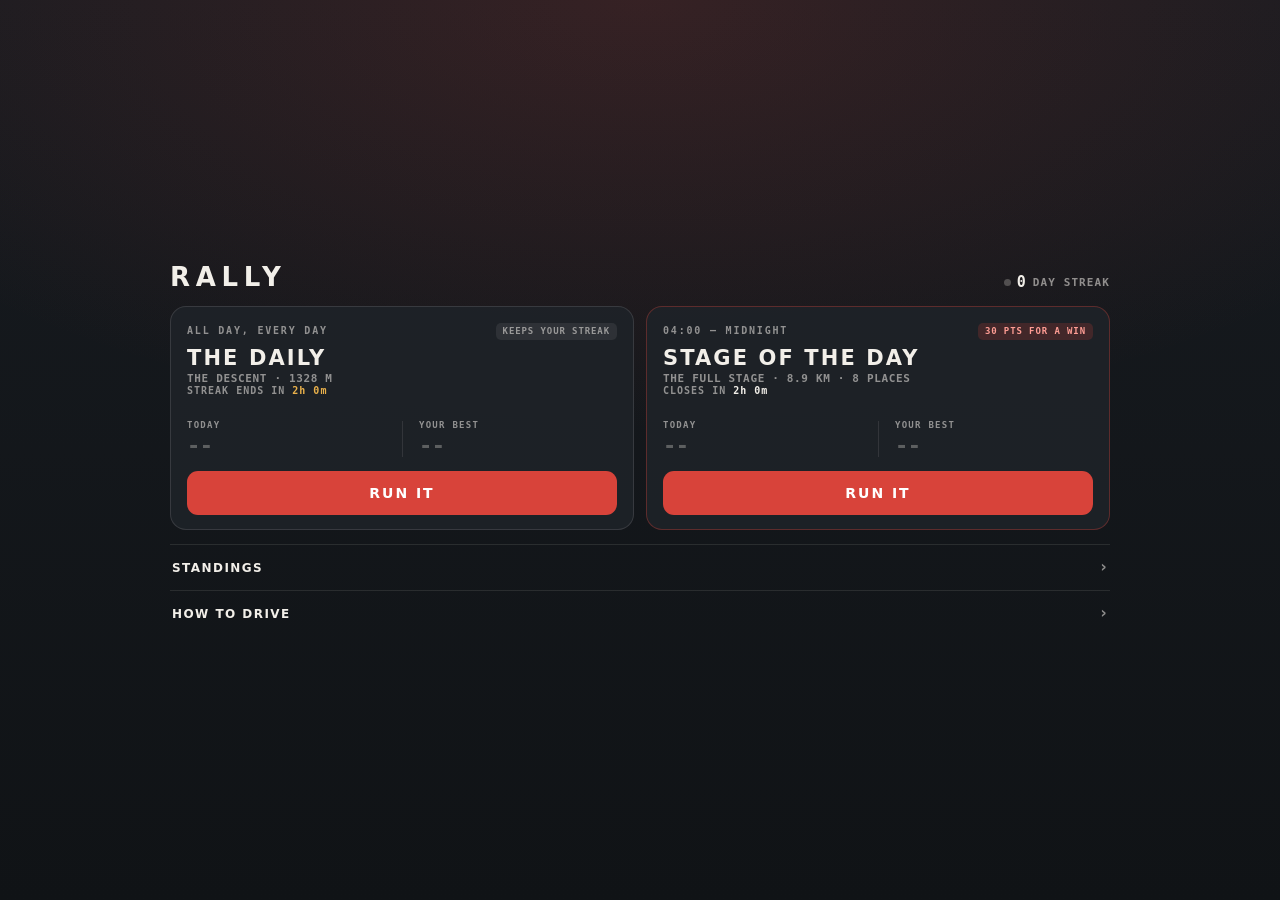
<file: index.html>
<!doctype html>
<html lang="en">
<head>
<meta charset="utf-8">
<meta name="viewport" content="width=device-width, initial-scale=1, maximum-scale=1, user-scalable=no, viewport-fit=cover">
<meta name="theme-color" content="#9fb4c4">
<meta name="mobile-web-app-capable" content="yes">
<title>RALLY — feel prototype</title>
<link rel="stylesheet" href="menu.css?v=1789089495">
<link rel="stylesheet" href="style.css?v=1789089495">
</head>
<body>

<div id="app"></div>

<!-- windscreen: its own layer, so dust and (later) rain sit on the glass rather than
     being baked into the 3D scene -->
<canvas id="glass"></canvas>

<!-- the interior is an OVERLAY. A real onboard camera is bolted to the car, so the dash
     and wheel are perfectly static and only the world moves behind them. -->
<div id="cockpit">
  <!-- The cabin is TALLER than the screen. Tilting the phone slides it, so looking down
       reveals the console, shifter and footwell, and looking up reveals the headliner.
       It moves slightly more than the world does, which is what reads as parallax. -->
  <div id="cabin">

    <!-- roof. A real interior is closed at the top; mine used to run to open sky. -->
    <div class="roof"></div>
    <div class="visor l"></div>
    <div class="visor r"></div>
    <div class="mirror"></div>

    <div class="pillar l"></div>
    <div class="pillar r"></div>

    <!-- dash: top roll, binnacle over the instruments, vent slots, and the centre
         stack sitting right of the wheel because the driver is on the left -->
    <div class="dashTop"></div>
    <div class="dash"></div>
    <div class="binnacle"></div>
    <div class="vent v1"></div>
    <div class="vent v2"></div>
    <div class="stack"></div>
    <div class="hazard"></div>
    <div class="stalk"></div>

    <svg id="wheelSvg" viewBox="-100 -100 200 200" aria-hidden="true">
      <g id="wheelRot">
        <path class="rim" d="M -56.7 62 A 84 84 0 1 1 56.7 62"/>
        <path class="rimFlat" d="M -56.7 62 L 56.7 62"/>
        <path class="rimHi" d="M -56.7 62 A 84 84 0 1 1 56.7 62"/>

        <path class="spoke" d="M -22 8 L -74 26"/>
        <path class="spoke" d="M 22 8 L 74 26"/>
        <path class="spoke" d="M 0 28 L 0 62"/>

        <rect class="pod" x="-71" y="6" width="42" height="31" rx="8"/>
        <rect class="pod" x="29" y="6" width="42" height="31" rx="8"/>
        <g class="btn">
          <rect x="-65" y="12" width="12" height="8" rx="2.5"/><rect x="-49" y="12" width="12" height="8" rx="2.5"/>
          <rect x="-65" y="24" width="12" height="8" rx="2.5"/><rect x="-49" y="24" width="12" height="8" rx="2.5"/>
          <rect x="37" y="12" width="12" height="8" rx="2.5"/><rect x="53" y="12" width="12" height="8" rx="2.5"/>
          <rect x="37" y="24" width="12" height="8" rx="2.5"/><rect x="53" y="24" width="12" height="8" rx="2.5"/>
        </g>

        <path class="hub" d="M -31 -16 L 31 -16 L 41 12 L 22 36 L -22 36 L -41 12 Z"/>
        <path class="hubHi" d="M -31 -16 L 31 -16 L 35 -3 L -35 -3 Z"/>

        <!-- centre stripe at 12 o'clock, the way a rally wheel is marked -->
        <rect class="mark" x="-7" y="-96" width="14" height="27" rx="3"/>
      </g>
    </svg>

    <!-- lower cabin: only visible when you tilt down to look at it. .lower is an opaque
         backing so the world can't show through the gaps between the console pieces. -->
    <div class="lower"></div>
    <div class="tunnel"></div>
    <div class="shifter"><i></i></div>
    <div class="handbrake"></div>
    <div class="footwell"></div>
  </div>
</div>

<div id="fade"></div>
<div id="crash"></div>
<script>
  // Uncaught errors show on screen instead of only in a console you can't open on a phone.
  var crash = function (m) { var c = document.getElementById('crash'); c.textContent = m; c.style.display = 'block'; };
  addEventListener('error', function (e) { crash((e.message || e.error) + '  @ ' + (e.filename || '').split('/').pop() + ':' + e.lineno); });
  addEventListener('unhandledrejection', function (e) { crash('promise: ' + (e.reason && e.reason.message || e.reason)); });
</script>

<!-- co-driver call. Text for now; Adam's recordings drop in here later. -->
<div id="note"></div>

<div id="hud">
  <div class="tl">
    <div class="big"><span id="time">0.00</span></div>
    <div class="sub">BEST <b id="bestTime">--</b></div>
  </div>

  <div class="tr">
    <div class="sub">AIR <b id="air"></b></div>
    <div class="sub">BIGGEST <b id="bestAir">--</b></div>
    <button id="pauseBtn">&#10073;&#10073; PAUSE</button>
  </div>

  <div class="br">
    <div class="speedbox"><span id="speed">0</span><i>MPH</i></div>
  </div>

  <!-- tuning readouts: wheel position, how far your thumb is ahead of the rim, handbrake pull -->
  <div class="tune">
    <div class="track"><div id="posBar" class="pos"></div></div>
    <div class="track lag"><div id="lagBar" class="lag"></div></div>
  </div>
  <div class="hbtrack"><div id="hbBar"></div></div>
  <div id="shiftLight">DOWN</div>
</div>

<div id="airFlash"></div>

<div id="finish">
  <div class="card">
    <h2 id="finishTime">0.00</h2>
    <p id="finishTag"></p>
    <button id="retry">RUN IT AGAIN</button>
  </div>
</div>

<div id="start">
  <div class="card">
    <h1>RALLY</h1>
    <p class="lead">one stage, about five minutes, eight places</p>
    <ul>
      <li><b>Left thumb</b> — grip the wheel and sweep it in an arc. Sweep left and up to go left. It's heavy at speed; let go and it unwinds by itself.</li>
      <li><b>Right thumb</b> — <b>hold</b> for handbrake. <b>Flick down</b> for a downshift. <b>Double tap</b> for reverse.</li>
      <li>No throttle. You're always flat out.</li>
    </ul>
    <p class="keys">desk: A/D steer · SPACE handbrake · S downshift · R reverse · 1-8 pin a filter, 0 auto, P post off</p>
    <button>START</button>
  </div>
</div>

<script type="importmap">
{ "imports": {
  "three": "./js/vendor/three.module.min.js",
  "./js/stage.js": "./js/stage.js?v=1789089495",
  "./js/tracks.js": "./js/tracks.js?v=1789089495",
  "./js/car.js": "./js/car.js?v=1789089495",
  "./js/wheel.js": "./js/wheel.js?v=1789089495",
  "./js/controls.js": "./js/controls.js?v=1789089495",
  "./js/air.js": "./js/air.js?v=1789089495",
  "./js/cockpit.js": "./js/cockpit.js?v=1789089495",
  "./js/glass.js": "./js/glass.js?v=1789089495",
  "./js/look.js": "./js/look.js?v=1789089495",
  "./js/audio.js": "./js/audio.js?v=1789089495",
  "./js/atmos.js": "./js/atmos.js?v=1789089495",
  "./js/day.js": "./js/day.js?v=1789089495",
  "./js/texture.js": "./js/texture.js?v=1789089495",
  "./js/dust.js": "./js/dust.js?v=1789089495",
  "./js/scores.js": "./js/scores.js?v=1789089495",
  "./js/menu.js": "./js/menu.js?v=1789089495",
  "./js/post.js": "./js/post.js?v=1789089495",
  "./js/voice.js": "./js/voice.js?v=1789089495",
  "./js/radio.js": "./js/radio.js?v=1789089495"
} }
</script>
<script type="module" src="./js/main.js?v=1789089495"></script>
</body>
</html>
</file>
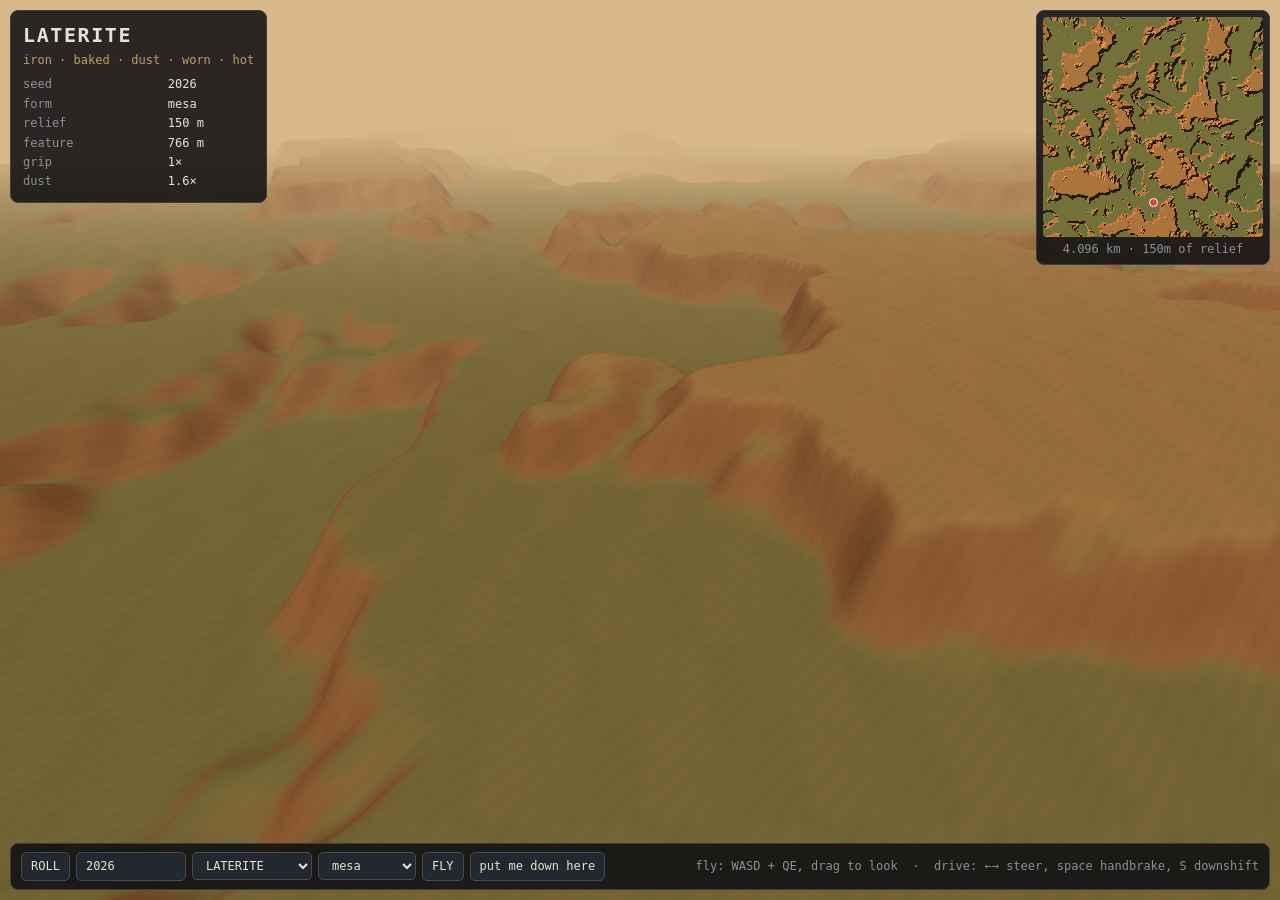
<file: maker.html>
<!doctype html>
<html lang="en">
<head>
<meta charset="utf-8">
<meta name="viewport" content="width=device-width, initial-scale=1, viewport-fit=cover">
<title>RALLY — track maker</title>
<style>
  html, body { margin: 0; height: 100%; overflow: hidden; background: #111;
    font: 12px/1.45 ui-monospace, Menlo, Consolas, monospace; color: #e8e2d4; }
  canvas#view { display: block; width: 100vw; height: 100vh; }

  .panel { position: fixed; background: rgba(14,15,18,.86); border: 1px solid #383d46;
    border-radius: 8px; backdrop-filter: blur(6px); }

  #card { top: 10px; left: 10px; padding: 10px 12px; max-width: 260px; }
  #card h1 { margin: 0 0 2px; font-size: 20px; letter-spacing: .08em; }
  #card .tags { color: #b9a06a; margin-bottom: 6px; }
  #card table { border-collapse: collapse; width: 100%; }
  #card td { padding: 1px 0; }
  #card td:first-child { color: #8a909a; padding-right: 10px; }

  #mapbox { top: 10px; right: 10px; padding: 6px; }
  #map { display: block; width: 220px; height: 220px; image-rendering: pixelated;
    border-radius: 4px; }
  #mapbox .lbl { text-align: center; color: #8a909a; padding-top: 4px; }

  #bar { left: 10px; right: 10px; bottom: 10px; padding: 8px 10px;
    display: flex; gap: 6px; align-items: center; flex-wrap: wrap; }
  button, select, input { font: inherit; color: #e8e2d4; background: #23272e;
    border: 1px solid #454b55; border-radius: 5px; padding: 5px 9px; }
  button { cursor: pointer; }
  button:hover { background: #2f343d; }
  button.on { background: #d8433a; border-color: #d8433a; }
  input#seed { width: 90px; }
  #hint { color: #8a909a; margin-left: auto; }
  #busy { position: fixed; inset: 0; display: grid; place-items: center;
    background: #111; font-size: 14px; letter-spacing: .1em; }
</style>
</head>
<body>

<!-- THE TRACK MAKER.
     The land comes first now. Up to here the road made the ground — stage.js integrated
     a list of turns and extruded a hillside off the result — so there was no terrain to
     put a road ON. This rolls a PLACE (a material, a handful of words, and the numbers
     that shape the land), bakes it, and drops you into it to drive.
     The layout stays hand drawn. Nothing here generates a road. -->

<canvas id="view"></canvas>

<div id="card" class="panel">
  <h1 id="mName">—</h1>
  <div class="tags" id="mTags"></div>
  <table><tbody id="mRows"></tbody></table>
</div>

<div id="mapbox" class="panel">
  <canvas id="map" width="220" height="220"></canvas>
  <div class="lbl" id="mapLbl">4 km</div>
</div>

<div id="bar" class="panel">
  <button id="roll">ROLL</button>
  <input id="seed" type="number" value="2026">
  <select id="matSel"></select>
  <select id="formSel"></select>
  <button id="mode">FLY</button>
  <button id="drop">put me down here</button>
  <div id="hint">fly: WASD + QE, drag to look &nbsp;·&nbsp; drive: ←→ steer, space handbrake, S downshift</div>
</div>

<div id="busy">BAKING…</div>

<script type="importmap">
{ "imports": {
  "three": "./js/vendor/three.module.min.js",
  "./js/terrain.js": "./js/terrain.js?v=1789000232",
  "./js/materials.js": "./js/materials.js?v=1789000232",
  "./js/land.js": "./js/land.js?v=1789000232",
  "./js/car.js": "./js/car.js?v=1789000232",
  "./js/wheel.js": "./js/wheel.js?v=1789000232"
} }
</script>
<script type="module">
import * as THREE from 'three';
import { Terrain, FORMS } from './js/terrain.js';
import { MATERIALS, rollPlace } from './js/materials.js';
import { buildLandMesh, drawMap, cullLand } from './js/land.js';
import { Car, CAR } from './js/car.js';
import { Wheel } from './js/wheel.js';

const $ = id => document.getElementById(id);
const SIZE = 4096, STEP = 6;

// A world is a seed, so a world is a URL. ?seed=N opens someone else's, ?fly=x,z,alt
// parks the camera, ?mode=drive drops straight in.
const QS = new URLSearchParams(location.search);
// Any throw lands in the status line, so a headless dump can read it. A module that
// dies mid-frame otherwise just leaves a sky-coloured screenshot and no clue.
addEventListener('error', e => { document.title = 'ERR ' + e.message + ' @' + (e.lineno || '?'); });

// The car's tuning is shared module state, so the material's grip has to be applied as
// a multiplier on a remembered baseline — not by writing over it, or two rolls in a row
// compound and the third world is made of ice.
const BASE = { gripLat: CAR.gripLat, offroadDrag: CAR.offroadDrag };

const renderer = new THREE.WebGLRenderer({ antialias: true, canvas: $('view') });
renderer.setPixelRatio(Math.min(2, devicePixelRatio));
const scene = new THREE.Scene();
const camera = new THREE.PerspectiveCamera(62, 1, 0.2, 6000);
const hemi = new THREE.HemisphereLight(0xcfe0ee, 0x40492f, 1);
const sun = new THREE.DirectionalLight(0xfff2dd, 1.1);
scene.add(hemi, sun);

let place = null, terrain = null, land = null;
let mode = 'fly';
const car = new Car(), wheel = new Wheel();
const fly = { x: 0, y: 600, z: 1400, yaw: 0, pitch: -0.35 };
const keys = new Set();

// ---------------------------------------------------------------------------
// rolling a world
// ---------------------------------------------------------------------------
function build(p) {
  place = p;
  terrain = new Terrain({ ...p.terrain, size: SIZE, step: STEP }).bakeAll();
  if (land) { scene.remove(land); land.traverse(o => o.geometry && o.geometry.dispose()); }
  land = buildLandMesh(THREE, terrain, p.atmos.ground);
  scene.add(land);

  const A = p.atmos;
  scene.background = new THREE.Color(A.sky);
  scene.fog = new THREE.Fog(A.sky, A.fog[0], A.fog[1]);
  camera.far = A.fog[1] * 1.4; camera.updateProjectionMatrix();
  sun.color.setHex(A.sun.color); sun.intensity = A.sun.int; sun.position.set(...A.sun.pos);
  hemi.color.setHex(A.hemi.sky); hemi.groundColor.setHex(A.hemi.ground); hemi.intensity = A.hemi.int;

  // What it's like under the tyres — the half that makes a world tour a tour rather
  // than a slideshow.
  CAR.gripLat = BASE.gripLat * p.surface.grip;
  CAR.offroadDrag = BASE.offroadDrag * p.surface.drag;

  drawMap(terrain, A.ground, $('map'));
  $('mapLbl').textContent = (SIZE / 1000) + ' km · ' + Math.round(terrain.max - terrain.min) + 'm of relief';

  $('mName').textContent = p.material;
  $('mTags').textContent = p.tags.join(' · ');
  $('mRows').innerHTML = [
    ['seed', p.seed], ['form', p.form],
    ['relief', Math.round(terrain.max - terrain.min) + ' m'],
    ['feature', p.terrain.scale + ' m'],
    ['grip', p.surface.grip + '×'], ['dust', p.surface.dust + '×'],
  ].map(([k, v]) => `<tr><td>${k}</td><td>${v}</td></tr>`).join('');

  history.replaceState(null, '', '?seed=' + p.seed);
  $('seed').value = p.seed;
  $('matSel').value = p.material;
  $('formSel').value = p.form;
  putDown(0, 0);
  const f = (QS.get('fly') || '').split(',').map(Number);
  fly.x = f.length === 3 ? f[0] : 0;
  fly.z = f.length === 3 ? f[1] : 1400;
  fly.y = terrain.height(fly.x, fly.z) + (f.length === 3 ? f[2] : 260);
  fly.yaw = Math.PI; fly.pitch = -0.5;
}

// Drop the car on the ground, pointing ALONG THE CONTOUR — across the slope, not down
// it. There is no throttle in this game: you are always flat out, so a car put down
// facing downhill is gone before you've let go of the mouse, and on a mesa world it is
// off the edge and falling within four seconds. Which is a fair thing to learn about a
// world, but a poor way to look at one. Across the slope it holds its height and you
// get to see where you are.
function putDown(x, z) {
  const n = terrain.normal(x, z, 24);
  car.x = x; car.z = z; car.y = terrain.height(x, z);
  car.vf = 0; car.vr = 0; car.vy = 0; car.yawRate = 0; car.rolled = false;
  // The gradient points downhill; a quarter turn off it is the contour.
  car.yaw = Math.atan2(-n[0], -n[2]) + Math.PI / 2;
  wheel.pos = 0; wheel.target = 0;
}

// ---------------------------------------------------------------------------
// loop
// ---------------------------------------------------------------------------
let last = performance.now();
function frame(now) {
  const dt = Math.min(0.05, (now - last) / 1000);
  last = now;
  if (terrain) (mode === 'fly' ? stepFly : stepDrive)(dt);
  renderer.render(scene, camera);
  if (QS.has('dbg')) document.title = [mode,
    'car ' + car.x.toFixed(0) + ',' + car.z.toFixed(0) + ' y' + car.y.toFixed(1),
    'ground ' + terrain.height(car.x, car.z).toFixed(1),
    'cam ' + camera.position.toArray().map(v => v.toFixed(0)).join(','),
    'rotY ' + camera.rotation.y.toFixed(2) + ' rotX ' + camera.rotation.x.toFixed(2),
    'far ' + camera.far.toFixed(0) + ' fog ' + scene.fog.near.toFixed(0) + '-' + scene.fog.far.toFixed(0),
    'vis ' + land.children.filter(m => m.visible).length + '/' + land.children.length].join(' | ');
  requestAnimationFrame(frame);
}

function stepFly(dt) {
  const boost = keys.has('shift') ? 4 : 1;
  const sp = 220 * boost * dt;
  const f = [Math.sin(fly.yaw) * Math.cos(fly.pitch), Math.sin(fly.pitch), Math.cos(fly.yaw) * Math.cos(fly.pitch)];
  const r = [Math.cos(fly.yaw), 0, -Math.sin(fly.yaw)];
  const go = (v, k) => { fly.x += v[0] * k; fly.y += v[1] * k; fly.z += v[2] * k; };
  if (keys.has('w')) go(f, sp);
  if (keys.has('s')) go(f, -sp);
  if (keys.has('a')) go(r, sp);
  if (keys.has('d')) go(r, -sp);
  if (keys.has('q')) fly.y -= sp;
  if (keys.has('e')) fly.y += sp;
  fly.y = Math.max(terrain.height(fly.x, fly.z) + 12, fly.y);
  // The place's fog is a DRIVER's fog — it exists to hide the far side of the valley
  // from someone sitting a metre off the ground. From four hundred metres up it hides
  // the entire world, which is how the first survey camera came back with a photograph
  // of the sky. So it opens out with altitude: the higher you go, the further you see,
  // which is also just true.
  const alt = fly.y - terrain.height(fly.x, fly.z);
  const A = place.atmos;
  scene.fog.near = A.fog[0] + alt * 1.2;
  scene.fog.far = A.fog[1] + alt * 6;
  camera.far = scene.fog.far * 1.3;
  camera.updateProjectionMatrix();
  cullLand(land, fly.x, fly.z, scene.fog.far);
  camera.position.set(fly.x, fly.y, fly.z);
  camera.rotation.set(0, 0, 0);
  camera.rotateY(Math.PI + fly.yaw);
  camera.rotateX(fly.pitch);
  mark(fly.x, fly.z);
}

function stepDrive(dt) {
  const left = keys.has('arrowleft') || keys.has('a');
  const right = keys.has('arrowright') || keys.has('d');
  wheel.held = left || right;
  wheel.target = left ? -1 : right ? 1 : 0;
  wheel.update(dt, car.speedFactor);
  const A = place.atmos;
  if (scene.fog.far !== A.fog[1]) {
    scene.fog.near = A.fog[0]; scene.fog.far = A.fog[1];
    camera.far = A.fog[1] * 1.4; camera.updateProjectionMatrix();
  }
  car.step(dt, wheel.pos, keys.has(' '), {
    height: terrain.height(car.x, car.z),
    slope: terrain.slopeAlong(car.x, car.z, car.yaw),
    // There is no road yet, so nothing is OFF it. When a road exists this becomes
    // distance-to-the-line, and that one boolean is the whole difference between
    // driving the stage and driving the mountain it's cut into.
    onRoad: true,
  });
  // Eye height, and the camera set up exactly as the game's is, so left and right here
  // are left and right there.
  // Off the edge of a mesa with no road to stay on, the car falls for a long time and
  // the view is just sky. Put it back rather than making him press R.
  if (car.airTime > 4 || Math.abs(car.x) > SIZE / 2 || Math.abs(car.z) > SIZE / 2) putDown(car.x, car.z);
  cullLand(land, car.x, car.z, scene.fog.far);
  camera.position.set(car.x, car.y + 1.15, car.z);
  camera.rotation.set(0, 0, 0);
  camera.rotateY(Math.PI + car.yaw - car.slip * 0.28);
  const pitch = -Math.atan(terrain.slopeAlong(car.x, car.z, car.yaw));
  camera.rotateX(pitch * 0.6);
  mark(car.x, car.z);
}

// Where you are on the plot.
let mapDot = null;
function mark(x, z) {
  const c = $('map'), N = c.width;
  if (!mapDot) { mapDot = document.createElement('div'); mapDot.style.cssText =
    'position:fixed;width:7px;height:7px;border-radius:50%;background:#d8433a;border:1px solid #fff;pointer-events:none';
    document.body.appendChild(mapDot); }
  const r = c.getBoundingClientRect();
  const u = (x + SIZE / 2) / SIZE, v = (z + SIZE / 2) / SIZE;
  mapDot.style.left = (r.left + u * r.width - 4) + 'px';
  mapDot.style.top = (r.top + v * r.height - 4) + 'px';
}

// ---------------------------------------------------------------------------
// controls
// ---------------------------------------------------------------------------
addEventListener('keydown', e => {
  const k = e.key.toLowerCase();
  keys.add(k === 'shift' ? 'shift' : k);
  if (k === 's' && mode === 'drive') car.downshift();
  if (k === 'r' && terrain) putDown(car.x, car.z);
  if (k === ' ') e.preventDefault();
});
addEventListener('keyup', e => keys.delete(e.key.toLowerCase() === 'shift' ? 'shift' : e.key.toLowerCase()));

let drag = null;
$('view').addEventListener('pointerdown', e => { drag = [e.clientX, e.clientY]; $('view').setPointerCapture(e.pointerId); });
$('view').addEventListener('pointerup', () => { drag = null; });
$('view').addEventListener('pointermove', e => {
  if (!drag || mode !== 'fly') return;
  fly.yaw -= (e.clientX - drag[0]) * 0.004;
  fly.pitch = Math.max(-1.4, Math.min(1.0, fly.pitch - (e.clientY - drag[1]) * 0.004));
  drag = [e.clientX, e.clientY];
});

$('roll').onclick = () => { $('busy').style.display = 'grid'; setTimeout(() => {
  build(rollPlace(Math.floor(Math.random() * 1e9))); $('busy').style.display = 'none'; }, 16); };
$('seed').onchange = () => reroll();
$('matSel').onchange = $('formSel').onchange = () => reroll(true);

// Changing the material or the form KEEPS the seed, so it stays the same land with a
// different idea laid over it — which is the whole reason the roll is a suggestion and
// not a decision.
function reroll(keepSeed) {
  $('busy').style.display = 'grid';
  setTimeout(() => {
    const p = rollPlace(parseInt($('seed').value, 10) || 1);
    if (keepSeed) {
      const m = MATERIALS.find(x => x.name === $('matSel').value);
      if (m && m.name !== p.material) { p.material = m.name; p.tags = m.tags; Object.assign(p, rollWith(p.seed, m)); }
      p.form = p.terrain.form = $('formSel').value;
    }
    build(p);
    $('busy').style.display = 'none';
  }, 16);
}

// Re-roll everything a material decides, at the same seed.
function rollWith(seed, m) {
  const saved = MATERIALS.slice();
  MATERIALS.length = 0; MATERIALS.push(m);
  const p = rollPlace(seed);
  MATERIALS.length = 0; MATERIALS.push(...saved);
  return p;
}

$('mode').onclick = () => {
  const to = mode === 'fly' ? 'drive' : 'fly';
  if (to === 'drive') putDown(car.x, car.z);
  else { fly.x = car.x; fly.z = car.z; fly.y = terrain.height(car.x, car.z) + 260; }
  setMode(to);
};
// Put the car under the fly camera. This is how you pick a start line: you go and look
// at somewhere from the air, then get in.
$('drop').onclick = () => {
  putDown(fly.x, fly.z);
  setMode('drive');
};

function setMode(m) {
  mode = m;
  $('mode').textContent = m.toUpperCase();
  $('mode').classList.toggle('on', m === 'drive');
}

for (const m of MATERIALS) $('matSel').appendChild(new Option(m.name, m.name));
for (const f of Object.keys(FORMS)) $('formSel').appendChild(new Option(f, f));

function resize() {
  renderer.setSize(innerWidth, innerHeight);
  camera.aspect = innerWidth / innerHeight;
  camera.updateProjectionMatrix();
}
addEventListener('resize', resize);
resize();
build(rollPlace(parseInt(QS.get('seed'), 10) || 2026));
if (QS.get('mode') === 'drive') $('drop').click();
$('busy').style.display = 'none';
requestAnimationFrame(frame);
</script>
</body>
</html>
</file>
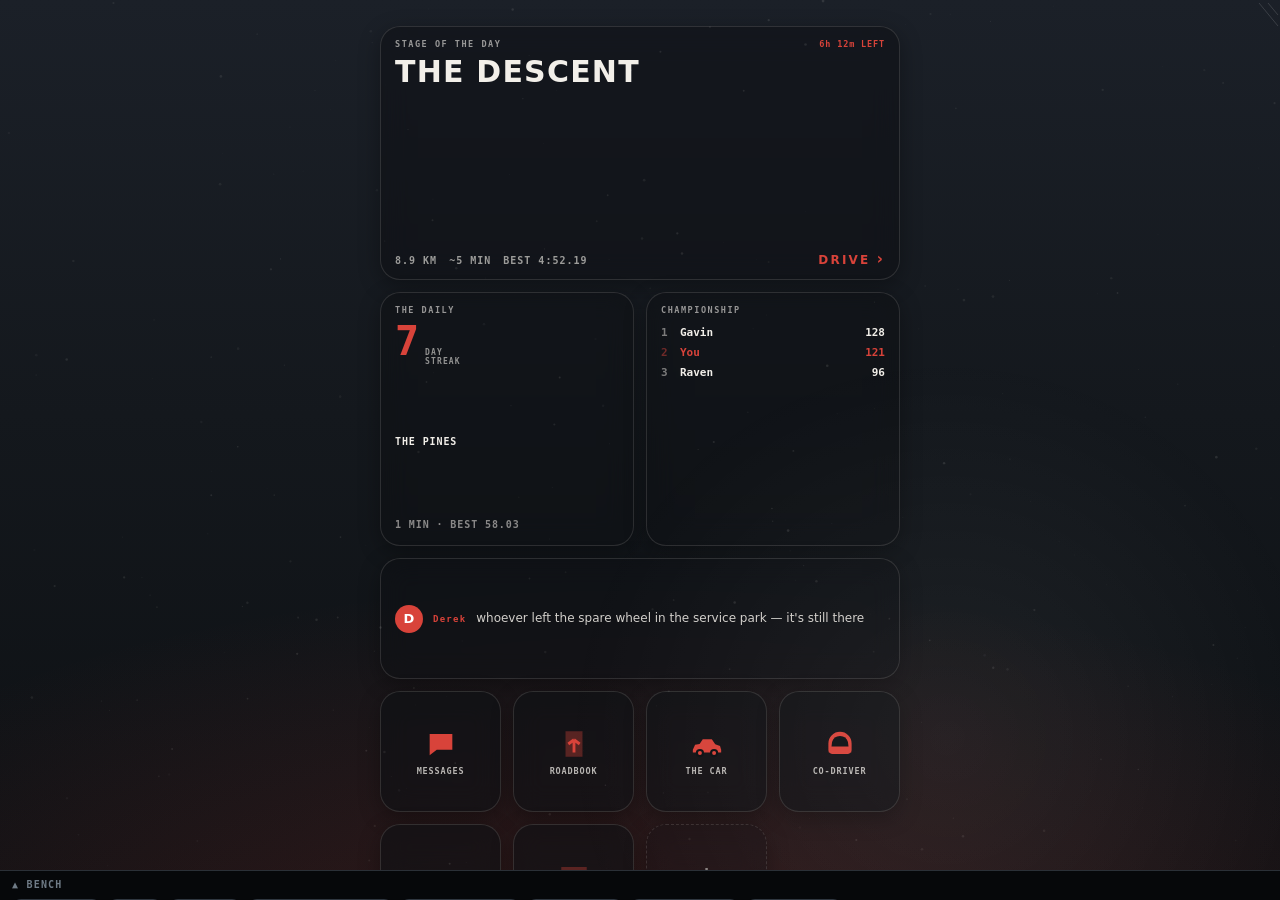
<file: phone.html>
<!doctype html>
<html lang="en">
<head>
<meta charset="utf-8">
<meta name="viewport" content="width=device-width, initial-scale=1, maximum-scale=1, user-scalable=no, viewport-fit=cover">
<meta name="theme-color" content="#0d1013">
<title>RALLY — the phone</title>
<link rel="stylesheet" href="phone.css?v=1789089495">
<style>
  html, body { margin: 0; height: 100%; background: #0d1013; }
  :root { --ink: #f2efe9; --red: #d8433a; }

  /* the bench, not the game. A tab you pull up, so it never sits over the design. */
  #bench {
    position: fixed; left: 0; right: 0; bottom: 0; z-index: 40;
    transform: translateY(calc(100% - 30px)); transition: transform .3s cubic-bezier(.2,.9,.3,1);
    background: #06080a; border-top: 1px solid #2a3037; color: #f2efe9;
    font: 700 10px/1 ui-monospace, Menlo, monospace; letter-spacing: .12em;
  }
  #bench.up { transform: none; }
  #bench h4 { margin: 0; padding: 9px 12px; color: #6f7b86; cursor: pointer; }
  #bench .row { display: flex; flex-wrap: wrap; gap: 7px; padding: 0 12px 14px; align-items: center; }
  #bench button, #bench label {
    padding: 9px 11px; border-radius: 9px; border: 1px solid #2f3740; background: #12171c;
    color: #f2efe9; font: inherit; cursor: pointer;
  }
  #bench input[type=file] { display: none; }
  #drop { position: fixed; inset: 0; z-index: 39; display: none; place-items: center;
    background: rgba(216,67,58,.18); border: 3px dashed #d8433a;
    font: 900 14px/1 ui-monospace, monospace; letter-spacing: .2em; color: #fff; }
  #drop.on { display: grid; }
</style>
</head>
<body>

<div id="drop">DROP A WALLPAPER</div>

<div id="bench">
  <h4>&#9650; BENCH</h4>
  <div class="row">
    <label>WALLPAPER<input id="wall" type="file" accept="image/*"></label>
    <button id="noWall">CLEAR</button>
    <button id="win">RUN: WON</button>
    <button id="mid">RUN: 4TH, WIDE AT T5</button>
    <button id="dnf">RUN: CRASHED OUT</button>
    <button id="ping">NOTIFICATION</button>
    <button id="paint">RANDOM COLOURS</button>
    <button id="reset">RESET LAYOUT</button>
  </div>
</div>

<script type="importmap">
{ "imports": {
  "./js/phone.js": "./js/phone.js?v=1789089495",
  "./js/manager.js": "./js/manager.js?v=1789089495"
} }
</script>

<script type="module">
import { Phone } from './js/phone.js';

const phone = new Phone({
  data: {
    place: 'THE DESCENT', length: '8.9 KM', duration: '~5 MIN',
    best: '4:52.19', countdown: '6h 12m',
    sprintPlace: 'THE PINES', sprintBest: '58.03', streak: 7,
    standings: [{ name: 'Gavin', pts: 128 }, { name: 'You', pts: 121, me: 1 }, { name: 'Raven', pts: 96 }],
  },
  onDrive: mode => phone.notify(mode === 'stage'
    ? 'this is where the stage would start. go and drive it'
    : 'this is where the daily would start'),
});

const RUNS = {
  win: { name: 'Gavin', pos: 1, of: 9, time: 292.19, best: true, streak: 7,
    corners: [{ id: 'T5', lost: .08, kind: 'wide' }, { id: 'T11', lost: .04, kind: 'clean' }] },
  mid: { name: 'Raven', pos: 4, of: 9, time: 298.44, streak: 3,
    corners: [{ id: 'T5', lost: .94, kind: 'wide' }, { id: 'T2', lost: .21, kind: 'lift' }] },
  dnf: { name: 'Raven', pos: 9, of: 9, dnf: true, crashes: [{ kind: 'huge', corner: 'T14' }],
    corners: [{ id: 'T14', lost: 9.9, kind: 'early' }] },
};
for (const k of Object.keys(RUNS)) {
  document.getElementById(k).onclick = () => { phone.open('messages'); phone.postRun(RUNS[k]); };
}
document.getElementById('ping').onclick = () =>
  phone.notify('gavin just took 0.42 off you on THE PINES. thought youd want to know');
document.getElementById('reset').onclick = () => { localStorage.removeItem('rally.phone.v1'); location.reload(); };
document.getElementById('noWall').onclick = () => phone.setWallpaper(null);

// Throw colours at every tile — the fastest way to see what the three-colour scheme can
// actually do without tapping through fifteen sheets.
document.getElementById('paint').onclick = () => {
  const P = ['#f2efe9', '#0d1013', '#d8433a', '#e8792a', '#e8c23a', '#5fbf6a', '#2fb3a8',
    '#4a90d8', '#8a6fd8', '#e069a8'];
  const r = a => a[Math.floor(Math.random() * a.length)];
  for (const id of phone.order) {
    phone.themes[id] = { text: r(P), fill: r(P), outline: r(P), pat: r(P),
      design: r(['none', 'dots', 'stripes']) };
  }
  phone._saveLayout(); phone._render();
};

const useFile = f => f && phone.setWallpaper(URL.createObjectURL(f));
document.getElementById('wall').onchange = e => useFile(e.target.files[0]);

// Drag a PNG anywhere on the page to try it as the wallpaper.
const drop = document.getElementById('drop');
addEventListener('dragover', e => { e.preventDefault(); drop.classList.add('on'); });
addEventListener('dragleave', e => { if (e.relatedTarget === null) drop.classList.remove('on'); });
addEventListener('drop', e => {
  e.preventDefault(); drop.classList.remove('on');
  useFile([...(e.dataTransfer.files || [])][0]);
});

// ?open=messages&run=mid — so a screen can be screenshotted without a hand on the phone.
const QS = new URLSearchParams(location.search);
if (QS.get('run')) { phone.open('messages'); phone.postRun(RUNS[QS.get('run')] || RUNS.mid); }
else if (QS.get('open')) phone.open(QS.get('open'));
if (QS.get('rand')) document.getElementById('paint').click();
if (QS.get('paint')) { phone.setJiggle(true); phone._openPaint(QS.get('paint')); }

const bench = document.getElementById('bench');
bench.querySelector('h4').onclick = () => bench.classList.toggle('up');
</script>
</body>
</html>
</file>
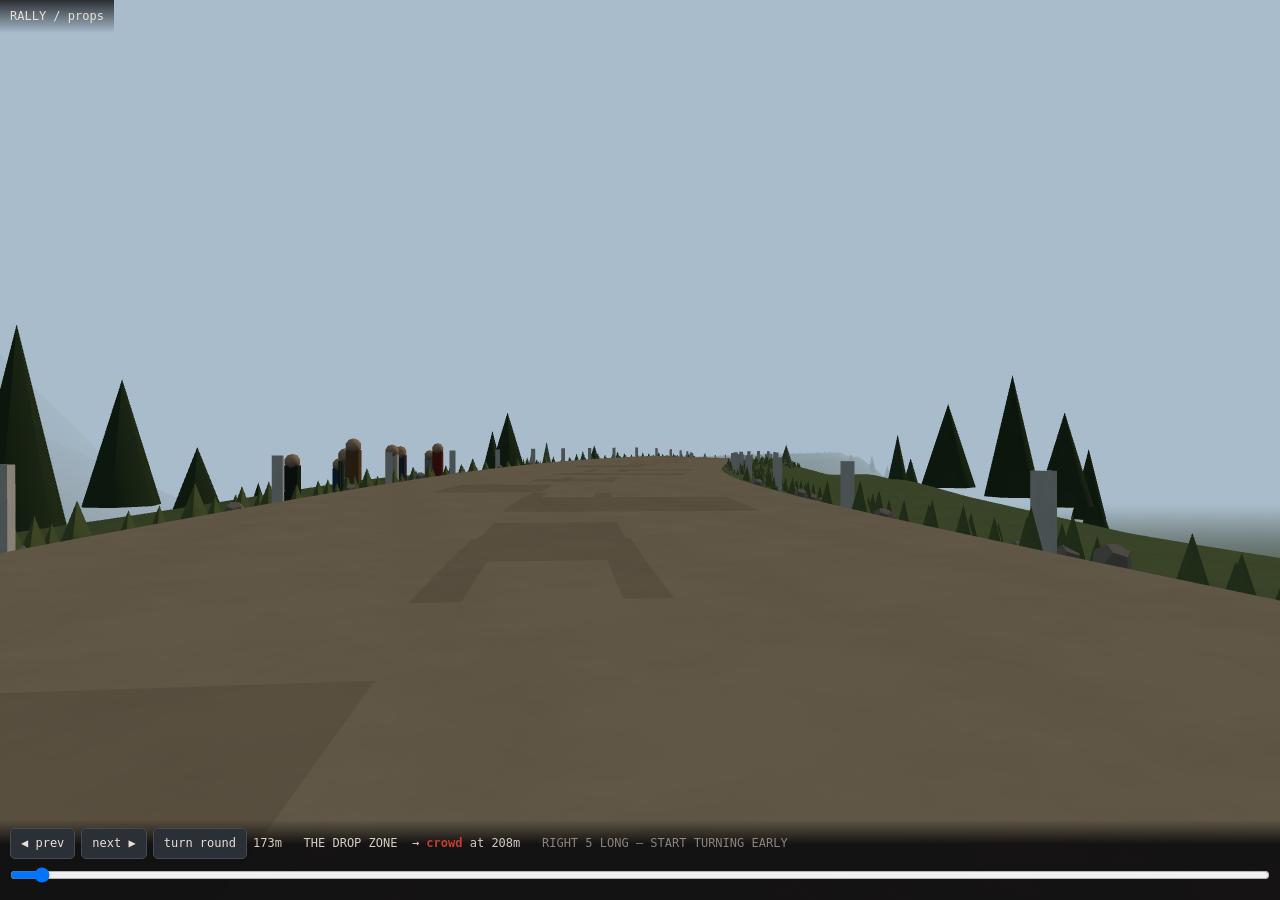
<file: props.html>
<!doctype html>
<html lang="en">
<head>
<meta charset="utf-8">
<meta name="viewport" content="width=device-width, initial-scale=1, viewport-fit=cover">
<title>RALLY — props bench</title>
<style>
  html, body { margin: 0; height: 100%; background: #111; overflow: hidden;
    font: 12px/1.4 ui-monospace, Menlo, Consolas, monospace; color: #e8e2d4; }
  canvas { display: block; width: 100vw; height: 100vh; }
  #bar { position: fixed; left: 0; right: 0; bottom: 0; padding: 8px 10px 12px;
    background: linear-gradient(transparent, rgba(10,10,12,.88) 30%); }
  #row { display: flex; gap: 6px; align-items: center; flex-wrap: wrap; }
  button { font: inherit; color: #e8e2d4; background: #2b2f36; border: 1px solid #454b55;
    border-radius: 5px; padding: 6px 10px; }
  button:active { background: #454b55; }
  #where { flex: 1 1 220px; min-width: 200px; opacity: .9; }
  #where b { color: #d8433a; }
  input[type=range] { width: 100%; margin: 8px 0 0; }
  #head { position: fixed; top: 0; left: 0; padding: 8px 10px;
    background: linear-gradient(rgba(10,10,12,.8), transparent); }
</style>
</head>
<body>

<!-- The props bench. The game's own auto-driver crashes long before it reaches most of
     the stage, so it is no way to look at a thing standing at metre 4723. This stands
     you on the road wherever you ask, with the right sky and the right light, and steps
     between the hand-placed landmarks one at a time. No physics, no sound, no cockpit —
     just the world, so it loads in a second and can be screenshotted headlessly.

       ?at=<metres>   stand here
       ?mark=<n>      stand 35m before the nth landmark (this is what the arrows do)
       ?back=1        turn round and look back up the road
       ?lock=1        aim along the road's heading here, instead of at a point ahead —
                      which is the only way to see WHICH WAY a corner actually bends,
                      since aiming down the road hides the bend by definition
       ?track=<key>   which road — see js/tracks.js
       ?h=<metres>    eye height, default 1.15 -->

<div id="head">RALLY / props</div>
<div id="bar">
  <div id="row">
    <button id="prev">◀ prev</button>
    <button id="next">next ▶</button>
    <button id="turn">turn round</button>
    <div id="where"></div>
  </div>
  <input id="slide" type="range" min="0" max="1000" value="0">
</div>

<script type="importmap">
{ "imports": {
  "three": "./js/vendor/three.module.min.js",
  "./js/stage.js": "./js/stage.js?v=1789000232",
  "./js/atmos.js": "./js/atmos.js?v=1789000232",
  "./js/tracks.js": "./js/tracks.js?v=1789000232"
} }
</script>
<script type="module">
import * as THREE from 'three';
import { Stage, buildStageMesh } from './js/stage.js';
import { TRACKS, DEFAULT_TRACK } from './js/tracks.js';
import { ATMOS, atmosAt } from './js/atmos.js';

const QS = new URLSearchParams(location.search);
const EYE = parseFloat(QS.get('h') || '1.15');
const LOCK = QS.get('lock') === '1';

const stage = new Stage(TRACKS[QS.get('track')] ? QS.get('track') : DEFAULT_TRACK);
const SEGMENTS = stage.segments;

// Every hand-placed landmark on the stage, in the order you'd meet them.
const MARKS = [];
SEGMENTS.forEach((seg, si) => {
  if (!seg.mark) return;
  const d0 = stage.segStartDist(si);
  for (const mk of seg.mark)
    MARKS.push({ at: d0 + seg.len * (mk.t ?? 0.5), k: mk.k, note: seg.note });
});
MARKS.sort((a, b) => a.at - b.at);

const renderer = new THREE.WebGLRenderer({ antialias: true });
renderer.setPixelRatio(Math.min(2, devicePixelRatio));
renderer.setSize(innerWidth, innerHeight);
document.body.appendChild(renderer.domElement);

const scene = new THREE.Scene();
scene.background = new THREE.Color(0x9fb4c4);
scene.fog = new THREE.Fog(0x9fb4c4, 120, 620);
const camera = new THREE.PerspectiveCamera(58, innerWidth / innerHeight, 0.12, 2000);
const hemi = new THREE.HemisphereLight(0xcfe0ee, 0x40492f, 1.05);
const sun = new THREE.DirectionalLight(0xfff2dd, 1.15);
scene.add(hemi, sun);
scene.add(buildStageMesh(THREE, stage));

let at = parseFloat(QS.get('at') || '0');
let back = QS.get('back') === '1';
let idx = Math.max(0, Math.min(MARKS.length - 1, parseInt(QS.get('mark') || '0', 10)));
if (QS.has('mark') || !QS.has('at')) at = Math.max(4, MARKS[idx].at - 35);

const slide = document.getElementById('slide');
slide.max = Math.round(stage.length);

function draw() {
  at = Math.max(1, Math.min(stage.length - 2, at));

  // The same table the game reads, so the bench is lit and fogged like the real thing.
  const A = atmosAt(stage.sections, at);
  scene.background.setHex(A.sky);
  scene.fog.color.setHex(A.sky);
  scene.fog.near = A.fog[0];
  scene.fog.far = A.fog[1];
  camera.far = A.fog[1] * 1.25;
  camera.updateProjectionMatrix();
  sun.color.setHex(A.sun.color); sun.intensity = A.sun.int;
  sun.position.set(...A.sun.pos);
  hemi.color.setHex(A.hemi.sky); hemi.groundColor.setHex(A.hemi.ground);
  hemi.intensity = A.hemi.int;

  // Stand on the centreline and look down the road — which means finding the sample
  // ahead and aiming at IT, not at a fixed pitch, or every crest points you at the sky.
  const here = sampleAt(at), there = sampleAt(at + (back ? -55 : 55));
  camera.position.set(here.x, here.y + EYE, here.z);
  if (LOCK) {
    // Straight along the heading. The camera is rotated by PI + heading exactly as the
    // game's is, so left and right on this screen are the driver's left and right.
    camera.rotation.set(0, 0, 0);
    camera.rotateY(Math.PI + here.head * (back ? -1 : 1));
  } else {
    camera.lookAt(there.x, there.y + EYE * 0.8, there.z);
  }

  const m = MARKS[idx];
  document.getElementById('where').innerHTML =
    `${Math.round(at)}m &nbsp; ${ATMOS[stage.sectionAt(at)]?.name || ''} &nbsp;` +
    `&rarr; <b>${m.k}</b> at ${Math.round(m.at)}m &nbsp; <span style="opacity:.6">${m.note}</span>`;
  slide.value = Math.round(at);
  renderer.render(scene, camera);
}

function sampleAt(d) {
  const S = stage.samples;
  let lo = 0, hi = S.length - 1;
  while (lo < hi) { const mid = (lo + hi) >> 1; if (S[mid].dist < d) lo = mid + 1; else hi = mid; }
  return S[lo];
}

const go = n => { idx = (n + MARKS.length) % MARKS.length; at = Math.max(4, MARKS[idx].at - 35); back = false; draw(); };
document.getElementById('prev').onclick = () => go(idx - 1);
document.getElementById('next').onclick = () => go(idx + 1);
document.getElementById('turn').onclick = () => { back = !back; draw(); };
slide.oninput = () => { at = +slide.value; draw(); };
addEventListener('keydown', e => {
  if (e.key === 'ArrowRight') go(idx + 1);
  else if (e.key === 'ArrowLeft') go(idx - 1);
  else if (e.key === 'ArrowUp') { at += 10; draw(); }
  else if (e.key === 'ArrowDown') { at -= 10; draw(); }
});
addEventListener('resize', () => {
  renderer.setSize(innerWidth, innerHeight);
  camera.aspect = innerWidth / innerHeight;
  draw();
});
draw();
</script>
</body>
</html>
</file>
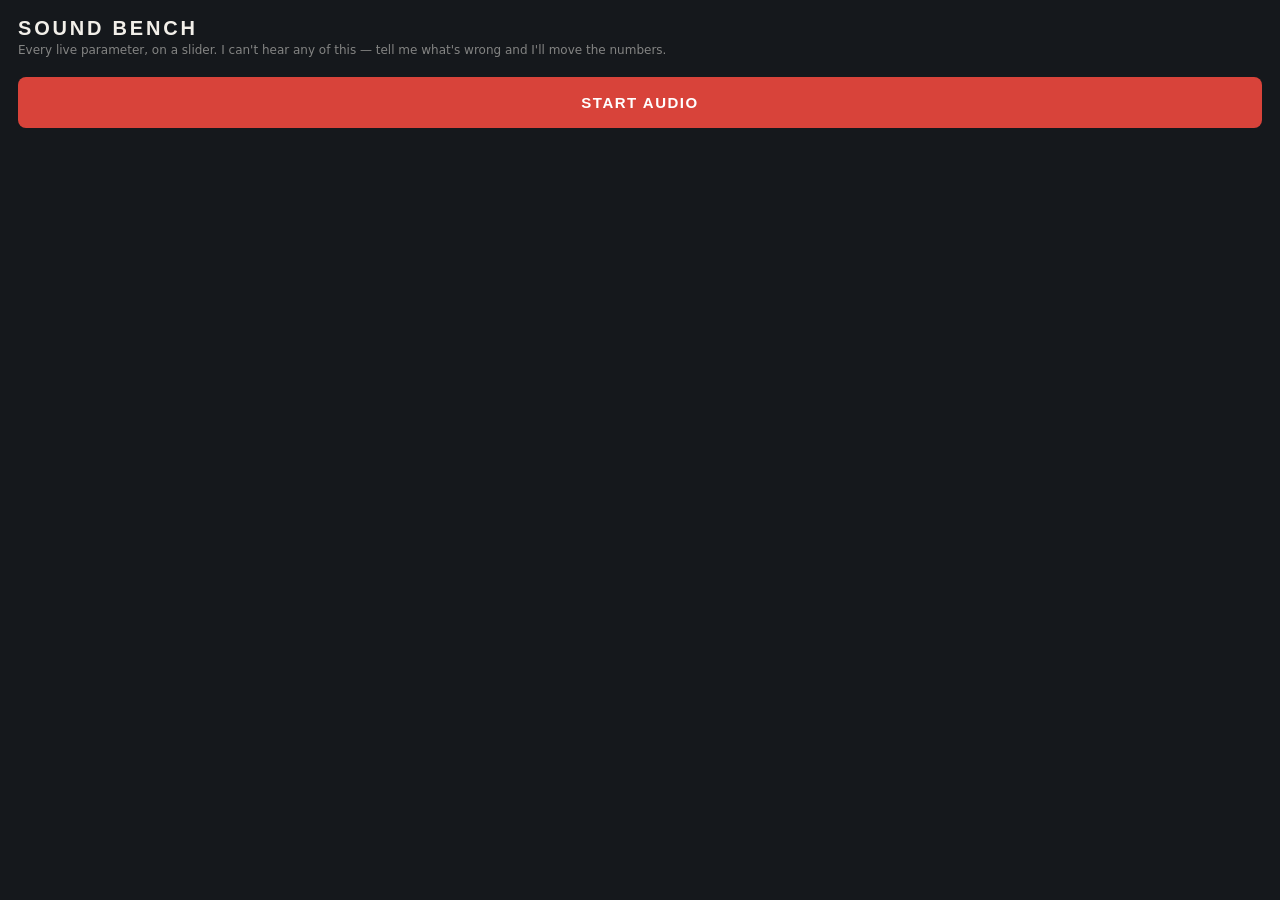
<file: sound.html>
<!doctype html>
<html lang="en">
<head>
<meta charset="utf-8">
<meta name="viewport" content="width=device-width, initial-scale=1">
<title>RALLY — sound bench</title>
<style>
  body { margin:0; padding:18px; background:#15181c; color:#f2efe9;
         font:500 14px/1.4 ui-sans-serif,system-ui,sans-serif; }
  h1 { font:900 20px/1 ui-sans-serif,sans-serif; letter-spacing:.14em; margin:0 0 4px; }
  p.lead { color:rgba(242,239,233,.5); font-size:12px; margin:0 0 18px; }
  .row { margin:14px 0; }
  label { display:flex; justify-content:space-between; font:700 11px/1 ui-monospace,Menlo,monospace;
          letter-spacing:.1em; color:rgba(242,239,233,.7); margin-bottom:6px; }
  label b { color:#f2efe9; }
  input[type=range] { width:100%; accent-color:#d8433a; }
  .btns { display:flex; gap:8px; flex-wrap:wrap; margin-top:6px; }
  button { background:#d8433a; color:#fff; border:0; border-radius:8px; padding:12px 16px;
           font:800 12px/1 ui-sans-serif,sans-serif; letter-spacing:.1em; cursor:pointer; }
  button.alt { background:#2b2f36; }
  select { background:#2b2f36; color:#f2efe9; border:1px solid rgba(242,239,233,.2);
           border-radius:8px; padding:10px; font:700 12px/1 ui-monospace,Menlo,monospace; width:100%; }
  .note { margin-top:22px; padding:12px; border-radius:8px; background:#1d2126;
          color:rgba(242,239,233,.6); font-size:12px; }
  #go { width:100%; padding:18px; font-size:15px; }
</style>
</head>
<body>
<h1>SOUND BENCH</h1>
<p class="lead">Every live parameter, on a slider. I can't hear any of this — tell me what's wrong and I'll move the numbers.</p>

<button id="go">START AUDIO</button>

<div id="panel" hidden>
  <div class="row">
    <label>ENGINE RPM <b id="vr">0.30</b></label>
    <input type="range" id="rpm" min="0" max="1" step="0.01" value="0.3">
  </div>
  <div class="row">
    <label>SPEED <b id="vs">0.00</b></label>
    <input type="range" id="spd" min="0" max="1" step="0.01" value="0">
  </div>
  <div class="row">
    <label>SLIP / SKID <b id="vl">0.00</b></label>
    <input type="range" id="slip" min="0" max="1" step="0.01" value="0">
  </div>
  <div class="row">
    <label>AIR DUCK — 1 on the ground, 0 flying <b id="vd">1.00</b></label>
    <input type="range" id="duck" min="0" max="1" step="0.01" value="1">
  </div>
  <div class="row">
    <label>SURFACE</label>
    <select id="surf"></select>
  </div>
  <div class="row">
    <label>WHERE YOU ARE — the room, from js/atmos.js</label>
    <select id="place"></select>
    <p class="lead" id="placeInfo" style="margin:8px 0 0"></p>
  </div>
  <div class="row">
    <label>GROUND SIDE — left ear .. right ear <b id="vp">0.00</b></label>
    <input type="range" id="pan" min="-1" max="1" step="0.01" value="0">
  </div>
  <div class="row">
    <label>SLIDE DIRECTION — which way the back stepped out <b id="vsd">0.00</b></label>
    <input type="range" id="slipDir" min="-1" max="1" step="0.01" value="0">
  </div>
  <div class="row">
    <label>ONE-SHOTS — hammer them, they should never repeat</label>
    <div class="btns">
      <button id="thudS" class="alt">SMALL THUD</button>
      <button id="thudL">BIG LANDING</button>
      <button id="crunch">ROLL CRUNCH</button>
      <button id="drive" class="alt">SIMULATE A RUN</button>
    </div>
  </div>
  <div class="note">
    Loops crossfade on surface change and never cut. One-shots pick at random from a
    bank and detune &plusmn;100 cents, so repeated bumps don't machine-gun.
    <br><br>
    <b>Check with headphones on.</b> The ground should sit across the whole field and
    move to whichever side GROUND SIDE is pushed — that's the cue that tells you which
    wheel is off. THE GORGE should sound like a slot in rock and THE VILLAGE like walls
    a metre away; if they sound the same, the room isn't working. Pull AIR DUCK to 0 and
    everything outside should go muffled and distant, not merely quieter.
  </div>
</div>

<script type="module">
import { Sound, SURFACES } from './js/audio.js';
import { ATMOS, ATMOS_KEYS } from './js/atmos.js';
const s = new Sound();
const $ = id => document.getElementById(id);

$('surf').innerHTML = Object.keys(SURFACES).map(k => `<option${k === 'gravel' ? ' selected' : ''}>${k}</option>`).join('');
$('place').innerHTML = ATMOS_KEYS.map(k => `<option value="${k}">${ATMOS[k].name}</option>`).join('');
function placeInfo() {
  const a = ATMOS[$('place').value].sound;
  $('placeInfo').textContent = `wet ${a.space} · size ${a.size}s · decay ${a.decay} · room tone ${a.tone}Hz · bodywork ${a.dark}Hz · wind ${a.air}x`;
}
$('place').addEventListener('change', placeInfo);
placeInfo();

let last = performance.now();
function loop(t) {
  requestAnimationFrame(loop);
  const dt = Math.min(0.05, (t - last) / 1000); last = t;
  $('vr').textContent = (+$('rpm').value).toFixed(2);
  $('vs').textContent = (+$('spd').value).toFixed(2);
  $('vl').textContent = (+$('slip').value).toFixed(2);
  $('vd').textContent = (+$('duck').value).toFixed(2);
  $('vp').textContent = (+$('pan').value).toFixed(2);
  $('vsd').textContent = (+$('slipDir').value).toFixed(2);
  s.update({
    rpm01: +$('rpm').value, speed01: +$('spd').value,
    slip01: +$('slip').value, duck: +$('duck').value,
    surface: $('surf').value,
    pan: +$('pan').value, slipDir: +$('slipDir').value,
    atmos: ATMOS[$('place').value].sound,
  }, dt);
}

$('go').addEventListener('click', () => {
  s.start();
  $('go').hidden = true;
  $('panel').hidden = false;
  requestAnimationFrame(loop);
});
$('thudS').addEventListener('click', () => s.thud(0.3));
$('thudL').addEventListener('click', () => s.thud(1));
$('crunch').addEventListener('click', () => s.crunch(0.9));

// Runs the parameters through a plausible stage so the whole matrix can be heard
// moving together rather than one slider at a time.
$('drive').addEventListener('click', () => {
  let t = 0;
  const id = setInterval(() => {
    t += 0.1;
    const sp = Math.min(1, t / 6) * (0.6 + 0.4 * Math.sin(t * 0.5));
    $('spd').value = Math.max(0, sp);
    $('rpm').value = 0.26 + 0.74 * ((sp * 3) % 1);
    $('slip').value = Math.max(0, Math.sin(t * 0.7)) * 0.8;
    const off = (t % 9) > 7;
    $('surf').value = off ? 'grass' : 'gravel';
    // Drop a wheel off to one side, so the ground audibly moves to that ear.
    $('pan').value = off ? (Math.sin(t * 0.31) > 0 ? 0.85 : -0.85) : 0;
    $('slipDir').value = Math.sin(t * 0.7) * 0.9;
    $('place').value = ATMOS_KEYS[Math.floor(t / 3) % ATMOS_KEYS.length];
    placeInfo();
    if (Math.random() < 0.14) s.thud(Math.random());
    if (t > 26) { clearInterval(id); $('spd').value = 0; $('slip').value = 0; $('pan').value = 0; }
  }, 100);
});
</script>
</body>
</html>
</file>
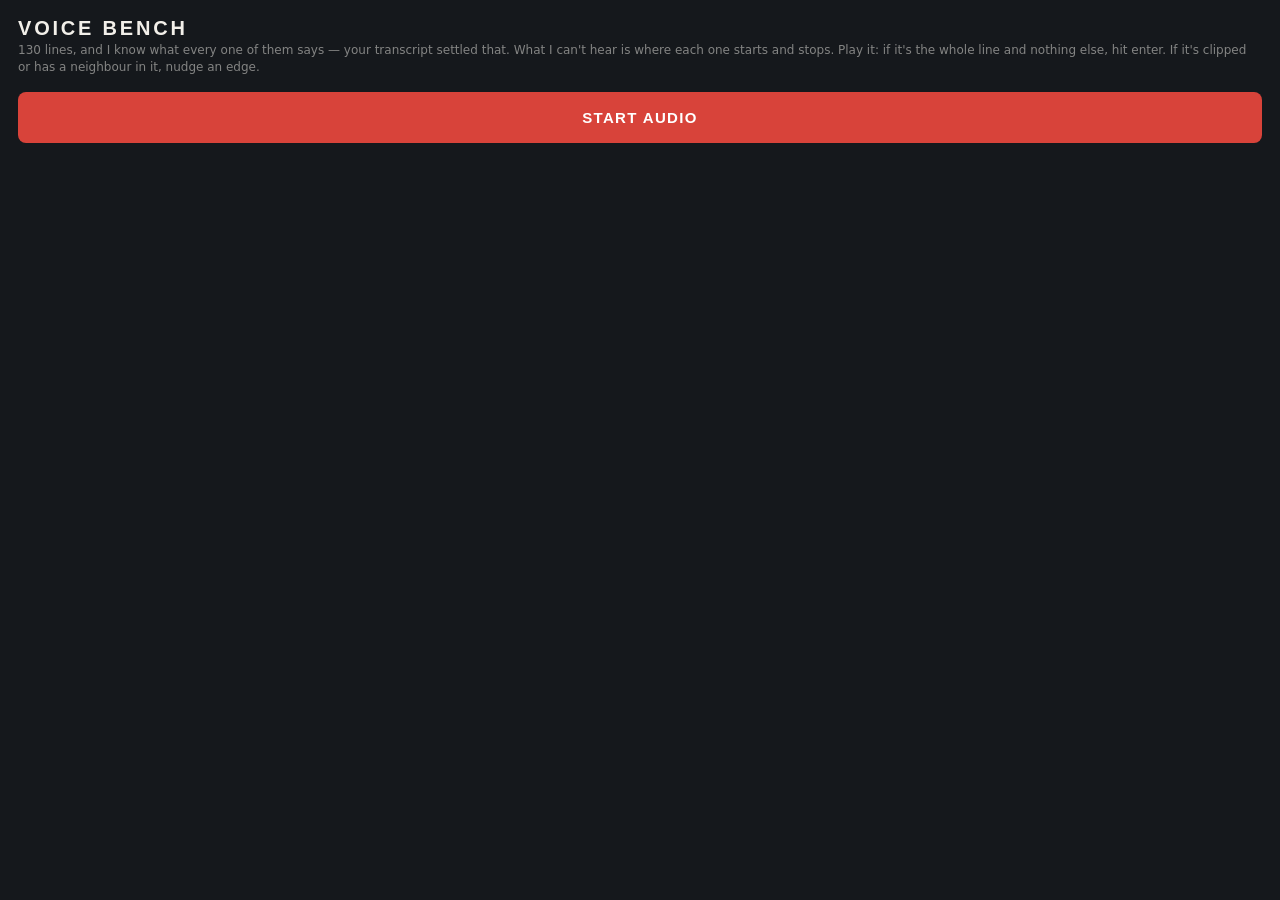
<file: vo.html>
<!doctype html>
<html lang="en">
<head>
<meta charset="utf-8">
<meta name="viewport" content="width=device-width, initial-scale=1">
<title>RALLY — voice bench</title>
<style>
  body { margin:0; padding:18px; background:#15181c; color:#f2efe9;
         font:500 14px/1.4 ui-sans-serif,system-ui,sans-serif; }
  h1 { font:900 20px/1 ui-sans-serif,sans-serif; letter-spacing:.14em; margin:0 0 4px; }
  p.lead { color:rgba(242,239,233,.5); font-size:12px; margin:0 0 16px; }
  .btns { display:flex; gap:8px; flex-wrap:wrap; margin:10px 0; }
  button { background:#2b2f36; color:#f2efe9; border:0; border-radius:8px; padding:11px 14px;
           font:800 12px/1 ui-sans-serif,sans-serif; letter-spacing:.09em; cursor:pointer; }
  button.on { background:#d8433a; color:#fff; }
  button.big { background:#d8433a; color:#fff; padding:16px 20px; font-size:14px; }
  #go { width:100%; padding:18px; font-size:15px; }
  .card { background:#1d2126; border-radius:12px; padding:20px; margin:14px 0; }
  .num { font:700 11px/1 ui-monospace,Menlo,monospace; letter-spacing:.14em;
         color:rgba(242,239,233,.45); }
  .slug { font:900 26px/1.1 ui-monospace,Menlo,monospace; letter-spacing:.03em; margin:10px 0 4px; }
  .said { color:rgba(242,239,233,.55); font-size:13px; font-style:italic; }
  .edge { display:flex; gap:26px; margin-top:16px; font:700 11px/1.6 ui-monospace,Menlo,monospace;
          color:rgba(242,239,233,.55); }
  .edge b { color:#f2efe9; display:block; font-size:15px; }
  .bar { display:flex; gap:2px; margin:16px 0 6px; flex-wrap:wrap; }
  .bar i { width:9px; height:16px; border-radius:2px; background:#2b2f36; }
  .bar i.done { background:#4c9a5e; }
  .bar i.moved{ background:#b8863a; }
  .bar i.now  { background:#f2efe9; }
  .keys { color:rgba(242,239,233,.45); font-size:12px; line-height:1.8; margin-top:14px; }
  .keys b { color:#f2efe9; font-family:ui-monospace,Menlo,monospace; }
  .note { margin-top:20px; padding:12px; border-radius:8px; background:#1d2126;
          color:rgba(242,239,233,.6); font-size:12px; }
</style>
</head>
<body>
<h1>VOICE BENCH</h1>
<p class="lead">130 lines, and I know what every one of them says — your transcript settled that.
What I can't hear is where each one starts and stops. Play it: if it's the whole line and
nothing else, hit enter. If it's clipped or has a neighbour in it, nudge an edge.</p>

<button id="go" class="big">START AUDIO</button>

<div id="main" hidden>
  <div class="btns" id="presets">
    <button data-p="dry">0 · DRY</button>
    <button data-p="helmet" class="on">1 · HELMET</button>
    <button data-p="cheap">2 · CHEAP</button>
    <button data-p="broken">3 · BROKEN</button>
  </div>

  <div class="card">
    <div class="num"><span id="pos">1</span> / 130 &nbsp;·&nbsp; <span id="dur">—</span> &nbsp;·&nbsp; <span id="pc">1 piece</span></div>
    <div class="slug" id="slug">left-1</div>
    <div class="said" id="said">“left one”</div>
    <div class="edge">
      <div>START &nbsp; <b id="s0">0.00</b> ← / → </div>
      <div>END &nbsp; <b id="s1">0.00</b> ↓ / ↑ </div>
    </div>
    <div class="btns">
      <button id="play" class="big">▶ PLAY (space)</button>
      <button id="ok">✓ RIGHT (enter)</button>
      <button id="wide">⇤⇥ GRAB BOTH (g)</button>
    </div>
  </div>

  <div class="bar" id="bar"></div>
  <div class="keys">
    <b>space</b> replay &nbsp; <b>enter</b> accept + next &nbsp; <b>backspace</b> back<br>
    <b>←</b>/<b>→</b> start earlier / later &nbsp; <b>↓</b>/<b>↑</b> end earlier / later
    &nbsp; — both move by one burst of sound, which is the only size these are ever wrong by<br>
    <b>0-3</b> radio &nbsp; <b>r</b> reset this one
  </div>

  <div class="btns">
    <button id="save" class="big">DOWNLOAD cuts.json</button>
    <button id="reset">start over</button>
  </div>
  <div class="note">Saves as you go. When you're done download the json and tell me which
  radio you picked — I'll cut the real files from your edges.</div>
</div>

<script type="module">
import { makeRadio } from './js/radio.js?v=1789089495';

const KEY = 'rally.vo.cuts';
const data = await (await fetch('./vo/lines.json')).json();
const P    = await (await fetch('./vo/pieces.json')).json();
const LINES = data.lines, N = LINES.length;
const saved = JSON.parse(localStorage.getItem(KEY) || 'null');
let cuts = (saved && saved.cuts && saved.cuts.length === N + 1) ? saved.cuts : data.cuts.slice();
let done = (saved && saved.done && saved.done.length === N) ? saved.done : Array(N).fill(false);
const base = data.cuts.slice();
let cur = done.findIndex(d => !d); if (cur < 0) cur = 0;

const $ = id => document.getElementById(id);
let ctx, radio, dry, buf, preset = 'helmet', playing = null;
const PAD = 0.055;

$('go').onclick = async () => {
  ctx = new (window.AudioContext || window.webkitAudioContext)();
  await ctx.resume();
  radio = makeRadio(ctx, 'helmet'); radio.output.connect(ctx.destination);
  dry = ctx.createGain(); dry.gain.value = 0; dry.connect(ctx.destination);
  buf = await ctx.decodeAudioData(await (await fetch('./vo/full.mp3')).arrayBuffer());
  $('go').hidden = true; $('main').hidden = false;
  draw(); play();
};

// Every clip is a run of pieces, so a clip is just two indices into the same list. That
// is what makes an edge nudge exactly one keypress and always leave the neighbours
// consistent — you can't create a gap or an overlap.
const t0 = n => P[cuts[n]][0] - PAD;
const t1 = n => P[cuts[n+1] - 1][1] + PAD;

function play() {
  if (playing) { try { playing.stop(); } catch {} }
  const s = Math.max(0, t0(cur)), e = Math.min(buf.duration, t1(cur));
  const src = ctx.createBufferSource();
  src.buffer = buf;
  src.connect(preset === 'dry' ? dry : radio.input);
  src.start(0, s, Math.max(0.05, e - s));
  playing = src;
}

function setPreset(p) {
  preset = p;
  if (p !== 'dry') radio.set(p);
  dry.gain.value = p === 'dry' ? 1 : 0;
  radio.gain.value = p === 'dry' ? 0 : 1;
  for (const b of $('presets').children) b.classList.toggle('on', b.dataset.p === p);
}

function nudge(which, d) {
  const i = cur + which;                       // 0 = my start, 1 = my end
  const lo = which === 0 ? (cur === 0 ? 0 : cuts[cur-1] + 1) : cuts[cur] + 1;
  const hi = which === 0 ? cuts[cur+1] - 1 : (cur === N-1 ? P.length : cuts[cur+2] - 1);
  cuts[i] = Math.max(lo, Math.min(hi, cuts[i] + d));
  save(); draw(); play();
}

function save() { localStorage.setItem(KEY, JSON.stringify({ cuts, done })); }

function draw() {
  const L = LINES[cur];
  $('pos').textContent = cur + 1;
  $('slug').textContent = L.slug;
  $('said').textContent = '“' + L.said + '”';
  $('dur').textContent = (t1(cur) - t0(cur)).toFixed(2) + 's';
  const n = cuts[cur+1] - cuts[cur];
  $('pc').textContent = n + (n === 1 ? ' piece' : ' pieces');
  $('s0').textContent = t0(cur).toFixed(2);
  $('s1').textContent = t1(cur).toFixed(2);
  const bar = $('bar'); bar.innerHTML = '';
  for (let i = 0; i < N; i++) {
    const e = document.createElement('i');
    if (i === cur) e.className = 'now';
    else if (cuts[i] !== base[i] || cuts[i+1] !== base[i+1]) e.className = 'moved';
    else if (done[i]) e.className = 'done';
    bar.appendChild(e);
  }
}

function go(d) { cur = Math.max(0, Math.min(N - 1, cur + d)); draw(); play(); }

$('play').onclick = () => play();
$('ok').onclick = () => { done[cur] = true; save(); go(1); };
$('wide').onclick = () => { nudge(0, -1); nudge(1, 1); };
$('reset').onclick = () => { if (confirm('throw away every edge you moved?')) { localStorage.removeItem(KEY); location.reload(); } };
$('save').onclick = () => {
  const out = LINES.map((L, i) => ({
    slug: L.slug, said: L.said,
    start: +t0(i).toFixed(3), end: +t1(i).toFixed(3),
    moved: cuts[i] !== base[i] || cuts[i+1] !== base[i+1], ok: done[i],
  }));
  const b = new Blob([JSON.stringify({ preset, clips: out }, null, 2)], { type: 'application/json' });
  const a = document.createElement('a');
  a.href = URL.createObjectURL(b); a.download = 'cuts.json'; a.click();
};
for (const b of $('presets').children) b.onclick = () => setPreset(b.dataset.p);

addEventListener('keydown', e => {
  const k = e.key;
  if (k === ' ') { e.preventDefault(); play(); }
  else if (k === 'Enter') { e.preventDefault(); $('ok').click(); }
  else if (k === 'Backspace') { e.preventDefault(); go(-1); }
  else if (k === 'ArrowLeft')  { e.preventDefault(); nudge(0, -1); }
  else if (k === 'ArrowRight') { e.preventDefault(); nudge(0,  1); }
  else if (k === 'ArrowDown')  { e.preventDefault(); nudge(1, -1); }
  else if (k === 'ArrowUp')    { e.preventDefault(); nudge(1,  1); }
  else if (k === 'g' || k === 'G') $('wide').click();
  else if (k === 'r' || k === 'R') { cuts[cur] = base[cur]; cuts[cur+1] = base[cur+1]; save(); draw(); play(); }
  else if ('0123'.includes(k)) setPreset(['dry','helmet','cheap','broken'][+k]);
});

if (new URLSearchParams(location.search).has('probe')) {
  window.onerror = (m, f, l) => { document.title = 'ERROR ' + m + ' @' + l; };
  (async () => {
    try {
      document.title = `loaded lines=${N} pieces=${P.length} clip1=${(t1(0)-t0(0)).toFixed(2)}s cuts=${cuts.slice(0,4)}`;
      await $('go').onclick();
      document.title = `OK ctx=${ctx.state} lines=${N} pieces=${P.length} full=${buf.duration.toFixed(1)}s clip1=${(t1(0)-t0(0)).toFixed(2)}s`;
    } catch (err) { document.title = 'THREW ' + err.message; }
  })();
}
</script>
</body>
</html>
</file>
<file: menu.css>
/* menu.css — the shell: home, standings, how-to, and the results card.
 *
 * Its own file, and its own markup built in js/menu.js, so the menu can grow without
 * touching index.html or style.css. Two sessions are working in this repo.
 *
 * PORTRAIT FIRST. You open a link in the group chat holding the phone upright, and you
 * only turn it sideways to drive. So the menu stacks in portrait, sits side by side in
 * landscape, and never asks you to rotate to press a button. */

#menu {
  position: fixed; inset: 0; z-index: 20;
  display: none;
  background:
    radial-gradient(120% 80% at 50% 0%, rgba(216,67,58,.16), transparent 60%),
    linear-gradient(180deg, #171b20 0%, #101316 100%);
  color: var(--ink);
  overflow-y: auto; overscroll-behavior: contain;
  -webkit-overflow-scrolling: touch;
  padding: max(18px, env(safe-area-inset-top)) max(16px, env(safe-area-inset-right))
           max(18px, env(safe-area-inset-bottom)) max(16px, env(safe-area-inset-left));
}
#menu.on { display: block; }
#menu .screen { display: none; max-width: 940px; margin: 0 auto; }
#menu .screen.on { display: block; }

/* ---------------------------------------------------------------- header ---- */
.mHead { display: flex; align-items: baseline; gap: 12px; margin-bottom: 16px; }
.mHead h1 {
  margin: 0; font: 900 26px/1 ui-sans-serif, system-ui, sans-serif; letter-spacing: .22em;
}
.mHead .streak {
  margin-left: auto; display: flex; align-items: center; gap: 6px;
  font: 700 11px/1 ui-monospace, Menlo, monospace; letter-spacing: .1em; color: var(--dim);
}
.mHead .streak b {
  color: var(--ink); font: 800 15px/1 ui-monospace, Menlo, monospace;
  font-variant-numeric: tabular-nums;
}
.mHead .streak i {
  font-style: normal; width: 7px; height: 7px; border-radius: 50%;
  background: var(--red); box-shadow: 0 0 10px rgba(216,67,58,.9);
}
.mHead .streak.cold i { background: rgba(242,239,233,.25); box-shadow: none; }

/* ------------------------------------------------------------------ cards ---- */
.cards { display: grid; gap: 12px; grid-template-columns: 1fr; }
@media (min-aspect-ratio: 1/1) { .cards { grid-template-columns: 1fr 1fr; } }

.mCard {
  position: relative; text-align: left;
  background: rgba(30,35,41,.9); border: 1px solid rgba(242,239,233,.12);
  border-radius: 16px; padding: 16px 16px 14px;
  display: flex; flex-direction: column;
}
.mCard .kind {
  font: 700 10px/1 ui-monospace, Menlo, monospace; letter-spacing: .18em; color: var(--dim);
}
.mCard h2 {
  margin: 7px 0 2px; font: 900 21px/1.05 ui-sans-serif, system-ui, sans-serif;
  letter-spacing: .10em;
}
.mCard .sub { font: 600 11px/1.4 ui-monospace, Menlo, monospace; color: var(--dim); letter-spacing: .06em; }

/* the row of times, which is the only thing on here you actually read twice */
.mStats { display: flex; gap: 18px; margin: 13px 0 14px; }
.mStats div { min-width: 0; }
.mStats span { display: block; font: 700 9px/1 ui-monospace, Menlo, monospace; letter-spacing: .14em; color: var(--dim); }
.mStats b {
  display: block; margin-top: 5px;
  font: 800 22px/1 ui-monospace, Menlo, monospace; font-variant-numeric: tabular-nums;
  letter-spacing: -.02em;
}
.mStats b.none { color: rgba(242,239,233,.3); }

.mGo {
  margin-top: auto; width: 100%; border: 0; border-radius: 11px; cursor: pointer;
  background: var(--red); color: #fff; padding: 15px;
  font: 800 14px/1 ui-sans-serif, system-ui, sans-serif; letter-spacing: .14em;
}
.mGo:active { transform: translateY(1px); }
.mGo[disabled] { background: rgba(242,239,233,.09); color: rgba(242,239,233,.38); cursor: default; }

/* the countdown, which is how you know whether it's worth opening yet */
.mClock {
  display: flex; align-items: center; gap: 7px; margin-bottom: 12px;
  font: 700 10px/1 ui-monospace, Menlo, monospace; letter-spacing: .1em; color: var(--dim);
}
.mClock em { font-style: normal; color: var(--ink); font-variant-numeric: tabular-nums; }
.mClock.shut em { color: #e8b04b; }

/* ------------------------------------------------------------------- rows ---- */
.mRow {
  width: 100%; display: flex; align-items: center; gap: 10px;
  background: none; border: 0; border-top: 1px solid rgba(242,239,233,.10);
  color: var(--ink); text-align: left; cursor: pointer;
  padding: 15px 2px; font: 700 12px/1 ui-sans-serif, system-ui, sans-serif; letter-spacing: .12em;
}
.mRow .arrow { margin-left: auto; color: var(--dim); font-size: 15px; }
.mList { margin-top: 14px; }

/* ------------------------------------------------------------- standings ---- */
.mBack {
  background: none; border: 0; color: var(--dim); cursor: pointer; padding: 6px 0;
  font: 700 11px/1 ui-monospace, Menlo, monospace; letter-spacing: .14em;
}
.mNote {
  margin: 14px 0 0; padding: 12px 13px; border-radius: 11px;
  background: rgba(242,239,233,.05); border: 1px solid rgba(242,239,233,.08);
  font: 500 12px/1.5 ui-sans-serif, system-ui, sans-serif; color: rgba(242,239,233,.62);
}
.mTable { width: 100%; border-collapse: collapse; margin-top: 12px; }
.mTable th {
  text-align: left; padding: 7px 8px; color: var(--dim);
  font: 700 9px/1 ui-monospace, Menlo, monospace; letter-spacing: .14em;
}
.mTable td {
  padding: 9px 8px; border-top: 1px solid rgba(242,239,233,.08);
  font: 600 13px/1 ui-monospace, Menlo, monospace; font-variant-numeric: tabular-nums;
}
.mTable td.pos { color: var(--dim); width: 34px; }
.mTable tr.me td { color: var(--ink); }
.mTable td.pts { text-align: right; font-weight: 800; }

.mPoints { display: flex; flex-wrap: wrap; gap: 6px; margin-top: 10px; }
.mPoints span {
  display: inline-flex; align-items: baseline; gap: 5px; padding: 7px 9px; border-radius: 8px;
  background: rgba(242,239,233,.06);
  font: 700 10px/1 ui-monospace, Menlo, monospace; letter-spacing: .06em; color: var(--dim);
}
.mPoints span b { color: var(--ink); font: 800 13px/1 ui-monospace, Menlo, monospace; }

/* ----------------------------------------------------------------- how-to ---- */
.mHow { margin: 0; padding: 0; list-style: none; }
.mHow li {
  padding: 13px 0; border-top: 1px solid rgba(242,239,233,.08);
  font: 500 13px/1.5 ui-sans-serif, system-ui, sans-serif; color: rgba(242,239,233,.78);
}
.mHow li b { display: block; color: var(--ink); letter-spacing: .1em; font-weight: 800; margin-bottom: 3px; font-size: 12px; }
.mKeys { margin-top: 14px; font: 600 10px/1.6 ui-monospace, Menlo, monospace; color: rgba(242,239,233,.4); }

@media (max-height: 430px) and (orientation: landscape) {
  .mHead { margin-bottom: 10px; }
  .mHead h1 { font-size: 20px; }
  .mCard { padding: 12px 13px 11px; border-radius: 13px; }
  .mCard h2 { font-size: 17px; }
  .mStats { margin: 9px 0 10px; }
  .mStats b { font-size: 18px; }
  .mGo { padding: 12px; }
}

/* ---- badges: the one-glance answer to "why are there two of these" ---- */
.mCard .kind { display: flex; align-items: center; gap: 8px; }
.badge {
  margin-left: auto; font-style: normal; padding: 4px 7px; border-radius: 5px;
  font: 800 9px/1 ui-monospace, Menlo, monospace; letter-spacing: .1em; white-space: nowrap;
}
.badge.pts { background: rgba(216,67,58,.20); color: #ff9d94; }
.badge.streak { background: rgba(242,239,233,.08); color: var(--dim); }

/* The Stage of the Day is the event, so it gets the weight. */
.mCard[data-card="stage"] { border-color: rgba(216,67,58,.34); }

/* Two real columns with a rule between them — 18px of gap read as one blob. */
.mStats { display: grid; grid-template-columns: 1fr 1fr; gap: 0; }
.mStats div + div { border-left: 1px solid rgba(242,239,233,.10); padding-left: 16px; }

/* Portrait: sit the content in the middle instead of stranding it at the top. */
#menu .screen[data-screen="home"] {
  min-height: calc(100dvh - 2 * max(18px, env(safe-area-inset-top)));
  display: none; flex-direction: column; justify-content: center;
}
#menu .screen[data-screen="home"].on { display: flex; }
@media (max-height: 430px) and (orientation: landscape) {
  #menu .screen[data-screen="home"] { justify-content: flex-start; }
}

/* ------------------------------------------------------------------ pause ---- */
/* Over the frozen frame, so it's translucent and lives outside #menu (which is
   opaque). The road stays visible behind it — you're still in the run. */
#pause {
  position: fixed; inset: 0; z-index: 30; display: none;
  place-items: center; padding: 20px;
  background: rgba(14,17,20,.72); backdrop-filter: blur(7px);
}
#pause.on { display: grid; }
.pCard {
  width: 100%; max-width: 360px; text-align: center;
  background: rgba(30,35,41,.94); border: 1px solid rgba(242,239,233,.14);
  border-radius: 16px; padding: 20px 18px 12px;
}
.pCard .kind {
  font: 700 10px/1 ui-monospace, Menlo, monospace; letter-spacing: .18em; color: var(--dim);
}
.pCard h2 {
  margin: 10px 0 2px; font: 900 44px/1 ui-monospace, Menlo, monospace;
  font-variant-numeric: tabular-nums; letter-spacing: -.02em;
}
.pCard .sub {
  font: 600 11px/1.4 ui-monospace, Menlo, monospace; color: var(--dim);
  letter-spacing: .1em; margin-bottom: 16px;
}
.pCard .mGo { margin-bottom: 4px; }
.pCard .mRow { justify-content: center; letter-spacing: .12em; }
.pCard .mRow .arrow { margin-left: 6px; }

/* the pause button itself, top right where no thumb ever goes */
#pauseBtn {
  pointer-events: auto; margin-top: 8px;
  background: rgba(0,0,0,.35); color: var(--ink);
  border: 1px solid rgba(242,239,233,.25); border-radius: 8px;
  font: 700 11px/1 ui-monospace, Menlo, monospace; letter-spacing: .1em;
  padding: 9px 12px; cursor: pointer;
}

/* counting back in */
#resumeCount {
  position: fixed; inset: 0; z-index: 29; display: none;
  place-items: center; pointer-events: none;
  font: 900 120px/1 ui-monospace, Menlo, monospace; color: var(--ink);
  text-shadow: 0 4px 40px rgba(0,0,0,.7);
  font-variant-numeric: tabular-nums;
}
#resumeCount.on { display: grid; animation: countPop .38s ease-out; }
@keyframes countPop {
  from { transform: scale(1.5); opacity: 0; }
  to   { transform: scale(1); opacity: 1; }
}
</file>
<file: style.css>
:root {
  --ink: #f2efe9;
  --dim: rgba(242,239,233,.55);
  --red: #d8433a;
  --pad: max(12px, env(safe-area-inset-left));
}

* { box-sizing: border-box; -webkit-tap-highlight-color: transparent; }

html, body {
  margin: 0; height: 100%; overflow: hidden;
  background: #7d8f9d;
  font: 500 14px/1.35 ui-sans-serif, system-ui, -apple-system, "Segoe UI", Roboto, sans-serif;
  color: var(--ink);
  -webkit-user-select: none; user-select: none;
  touch-action: none; overscroll-behavior: none;
}

#app { position: fixed; inset: 0; }
#app canvas { display: block; }

/* ---------------------------------------------------------------- hud ---- */
#hud { position: fixed; inset: 0; pointer-events: none; }
#hud > * { position: absolute; }

.tl { top: var(--pad); left: var(--pad); }
.tr { top: var(--pad); right: var(--pad); text-align: right; }
.br { bottom: var(--pad); right: var(--pad); text-align: right; }

#hud .big {
  font: 800 30px/1 ui-monospace, "SF Mono", Menlo, monospace;
  letter-spacing: -.02em;
  text-shadow: 0 2px 10px rgba(0,0,0,.5);
  font-variant-numeric: tabular-nums;
}
#hud .sub {
  font: 600 11px/1.5 ui-monospace, Menlo, monospace;
  color: var(--dim); letter-spacing: .08em;
  text-shadow: 0 1px 6px rgba(0,0,0,.5);
}
#hud .sub b { color: var(--ink); font-weight: 700; }

.speedbox { text-shadow: 0 2px 12px rgba(0,0,0,.55); }
.speedbox span {
  font: 800 54px/1 ui-monospace, Menlo, monospace;
  font-variant-numeric: tabular-nums; letter-spacing: -.03em;
}
.speedbox i { font: 700 12px/1 ui-monospace, Menlo, monospace; font-style: normal; margin-left: 5px; color: var(--dim); }

#resetBtn {
  pointer-events: auto; margin-top: 8px;
  background: rgba(0,0,0,.35); color: var(--dim);
  border: 1px solid rgba(242,239,233,.25); border-radius: 6px;
  font: 700 10px/1 ui-monospace, Menlo, monospace; letter-spacing: .1em;
  padding: 7px 10px;
}

/* wheel tuning readouts — position, and thumb-ahead-of-rim lag */
.tune { bottom: var(--pad); left: var(--pad); width: 132px; }
.tune .track {
  height: 5px; border-radius: 3px; margin-top: 6px;
  background: rgba(0,0,0,.4); overflow: hidden;
  border: 1px solid rgba(242,239,233,.18);
}
.tune .pos {
  width: 8px; height: 100%; margin: 0 auto;
  background: var(--ink); border-radius: 3px;
}
.tune .track.lag { height: 3px; }
.tune .lag { height: 100%; width: 100%; background: var(--red); transform: scaleX(0); }

.hbtrack {
  bottom: var(--pad); left: calc(var(--pad) + 144px);
  width: 5px; height: 46px; border-radius: 3px;
  background: rgba(0,0,0,.4); border: 1px solid rgba(242,239,233,.18);
  overflow: hidden;
}
.hbtrack > div {
  width: 100%; height: 100%; background: var(--red);
  transform: scaleY(0); transform-origin: bottom;
}

#shiftLight {
  bottom: var(--pad); left: 50%; transform: translateX(-50%);
  font: 800 10px/1 ui-monospace, Menlo, monospace; letter-spacing: .18em;
  color: var(--red); opacity: 0;
}
#shiftLight.on { animation: blip .34s ease-out; }
@keyframes blip { from { opacity: 1; } to { opacity: 0; } }

/* co-driver call */
#note {
  position: fixed; left: 50%; top: 13%; transform: translate(-50%, -6px);
  font: 800 clamp(15px, 3.4vw, 22px)/1.2 ui-sans-serif, system-ui, sans-serif;
  letter-spacing: .04em; text-align: center; white-space: nowrap;
  color: #fff; text-shadow: 0 2px 14px rgba(0,0,0,.75);
  opacity: 0; transition: opacity .16s, transform .16s; pointer-events: none;
}
#note.show { opacity: 1; transform: translate(-50%, 0); }

#airFlash { position: fixed; inset: 0; pointer-events: none; background: #fff; opacity: 0; }
#airFlash.on { animation: fl .18s ease-out; }
@keyframes fl { from { opacity: .30; } to { opacity: 0; } }

/* ------------------------------------------------------------ overlays --- */
#start, #finish {
  position: fixed; inset: 0; display: grid; place-items: center;
  background: rgba(18,22,26,.82); backdrop-filter: blur(6px);
  padding: 20px; z-index: 10;
}
#finish { opacity: 0; pointer-events: none; transition: opacity .25s; }
#finish.show { opacity: 1; pointer-events: auto; }
#start.gone { display: none; }

.card {
  max-width: 430px; width: 100%; text-align: center;
  background: rgba(28,32,38,.92); border: 1px solid rgba(242,239,233,.14);
  border-radius: 14px; padding: 22px 20px;
}
.card h1 { margin: 0 0 2px; font: 900 34px/1 ui-sans-serif, system-ui, sans-serif; letter-spacing: .16em; }
.card h2 {
  margin: 0; font: 900 46px/1 ui-monospace, Menlo, monospace;
  font-variant-numeric: tabular-nums; letter-spacing: -.02em;
}
.card .lead { margin: 0 0 14px; color: var(--dim); font-size: 12px; letter-spacing: .06em; }
.card p { margin: 6px 0 14px; color: var(--dim); font-size: 12px; letter-spacing: .1em; }
.card ul { text-align: left; margin: 0 0 12px; padding-left: 18px; }
.card li { margin: 7px 0; font-size: 13px; color: rgba(242,239,233,.82); }
.card li b { color: var(--ink); }
.card .keys { font: 600 10px/1.5 ui-monospace, Menlo, monospace; color: rgba(242,239,233,.42); }
.card button {
  pointer-events: auto; margin-top: 4px; width: 100%;
  background: var(--red); color: #fff; border: 0; border-radius: 9px;
  font: 800 15px/1 ui-sans-serif, system-ui, sans-serif; letter-spacing: .12em;
  padding: 14px; cursor: pointer;
}
#start { cursor: pointer; }

#crash {
  display: none; position: fixed; left: 0; right: 0; bottom: 0; z-index: 99;
  background: #a3261d; color: #fff; padding: 10px 12px;
  font: 600 11px/1.4 ui-monospace, Menlo, monospace; white-space: pre-wrap;
}

@media (max-height: 420px) {
  .card { padding: 14px 16px; }
  .card h1 { font-size: 26px; }
  .card li { font-size: 12px; margin: 5px 0; }
}

/* ------------------------------------------------------- windscreen + cockpit --- */
/* Palette traced off a real interior: mid-greys and a light headliner. Nothing here is
   pure black — that was what made the old cockpit read as a void rather than a car. */
:root {
  --trim:   #55585e;
  --dashTop:#3b3f45;
  --dashFa: #26292e;
  --deep:   #1a1d21;
  --slot:   #0f1114;
  --liner:  #a29e95;
  --cloth:  #8b8d89;
}

#app { z-index: 0; }
#glass { position: fixed; inset: 0; z-index: 2; pointer-events: none; }

#cockpit { position: fixed; inset: 0; z-index: 3; pointer-events: none; overflow: hidden; }

/* Taller than the screen so tilting reveals cabin above and below. --look is set in px
   by the tilt sensor; it moves slightly more than the world, which is the parallax. */
#cabin {
  position: absolute; left: 0; right: 0;
  top: -45vh; height: 190vh;
  transform: translateY(calc(var(--look, 0px) + var(--bump, 0px)));
  will-change: transform;
}
#cabin > * { position: absolute; }

/* ---- roof ---- */
.roof {
  top: 0; left: -4%; right: -4%; height: 50vh;
  background: linear-gradient(180deg, #9d9a92 0%, #8b887f 62%, #6f6d66 100%);
  border-radius: 0 0 42% 42% / 0 0 14% 14%;
}
.visor {
  top: 43.5vh; width: 40%; height: 9vh;
  background: linear-gradient(180deg, #9b978e, #837f77);
  border-radius: 0 0 8px 8px;
  box-shadow: 0 2px 5px rgba(0,0,0,.28);
}
.visor.l { left: 3%; }
.visor.r { right: 3%; }
.mirror {
  top: 45.5vh; left: 50%; width: 15%; height: 7.5vh;
  transform: translateX(-50%);
  background: linear-gradient(180deg, #2a2d32, #1a1c20);
  border-radius: 10px;
  box-shadow: 0 3px 7px rgba(0,0,0,.4);
}

/* ---- pillars: thick and grey, not thin red sticks ---- */
.pillar {
  top: 40vh; height: 78vh; width: 5.4vh;
  background: linear-gradient(90deg, #43464b, var(--trim) 42%, #34373c);
}
.pillar.l { left: 0.5%; transform: rotate(8deg); transform-origin: top center; }
.pillar.r { right: 0.5%; transform: rotate(-8deg); transform-origin: top center; }

/* ---- dash ---- */
.dashTop {
  top: 123vh; left: -6%; right: -6%; height: 6vh;
  background: linear-gradient(180deg, #474b52, var(--dashTop));
  border-radius: 44% 44% 0 0 / 70% 70% 0 0;
}
.dash {
  top: 128vh; left: -6%; right: -6%; height: 26vh;
  background: linear-gradient(180deg, var(--dashTop) 0%, var(--dashFa) 30%, var(--deep) 100%);
}
.binnacle {
  top: 118.5vh; left: 50%; width: 34vh; height: 11vh;
  transform: translateX(-50%);
  background: linear-gradient(180deg, #3d4148, #21242a);
  border-radius: 46% 46% 10% 10% / 66% 66% 22% 22%;
  box-shadow: inset 0 2px 0 rgba(255,255,255,.06);
}
.vent {
  top: 129vh; height: 3.4vh; width: 16%;
  background: var(--slot);
  border-radius: 4px;
  box-shadow: inset 0 1px 2px rgba(0,0,0,.7);
}
.vent.v1 { left: 8%; }
.vent.v2 { right: 8%; }
/* centre stack sits right of the wheel — the driver is on the left */
.stack {
  top: 132.5vh; left: 62%; width: 22%; height: 14vh;
  background: linear-gradient(180deg, #2e3238, #1b1e22);
  border-radius: 7px;
}
.hazard {
  top: 134vh; left: 71.5%; width: 3.4vh; height: 3.4vh;
  background: #7d2b25; border-radius: 5px;
  box-shadow: inset 0 0 0 2px rgba(255,255,255,.10);
}
.stalk {
  top: 126vh; left: 27%; width: 13%; height: 1.5vh;
  background: #2b2e34; border-radius: 3px; transform: rotate(-7deg);
}

/* ---- wheel ---- */
#wheelSvg {
  top: 119vh; left: 50%; width: 48vh; height: 48vh;
  transform: translateX(-50%); overflow: visible;
}
#wheelSvg .rim     { fill: none; stroke: #3e434b; stroke-width: 17; stroke-linecap: round; }
#wheelSvg .rimFlat { fill: none; stroke: #3e434b; stroke-width: 17; stroke-linecap: round; }
#wheelSvg .rimHi   { fill: none; stroke: #838a96; stroke-width: 2.5; opacity: .75; }
#wheelSvg .spoke   { stroke: #34383f; stroke-width: 17; stroke-linecap: round; fill: none; }
#wheelSvg .pod     { fill: #3a3e45; }
#wheelSvg .btn rect{ fill: #545a63; }
#wheelSvg .hub     { fill: #33373d; }
#wheelSvg .hubHi   { fill: #40454d; }
#wheelSvg .mark    { fill: var(--red); }

/* ---- lower cabin: only there when you tilt down to look ---- */
.lower {
  top: 152vh; left: -8%; right: -8%; height: 50vh;
  background: linear-gradient(180deg, #1e2125 0%, #15171a 40%, #0c0d0f 100%);
}
.tunnel {
  top: 153vh; left: 24%; right: 24%; height: 34vh;
  background: linear-gradient(180deg, #2f333a, #1e2126);
  border-radius: 16px 16px 0 0;
}
.shifter { top: 158vh; left: 56%; width: 9vh; height: 13vh; }
.shifter i {
  position: absolute; inset: 0;
  /* Reverse moves the lever, and that is the only thing anywhere that tells you. */
  transition: transform .16s cubic-bezier(.2,.9,.3,1.2);
  background: linear-gradient(180deg, #16181c 0%, #22252a 46%, #2b2f35 100%);
  border-radius: 50% 50% 22% 22% / 34% 34% 12% 12%;
  box-shadow: inset 0 2px 0 rgba(255,255,255,.08);
}
.shifter.rev i { transform: translate(-34%, -26%) rotate(-11deg); }
.handbrake {
  top: 164vh; left: 40%; width: 16%; height: 3vh;
  background: linear-gradient(90deg, #1b1e22, #2a2e34);
  border-radius: 4px; transform: rotate(-13deg);
}
.footwell {
  top: 168vh; left: -6%; right: -6%; height: 26vh;
  background: linear-gradient(180deg, #17191c, #0d0e10);
}

#hud { z-index: 5; }
#note { z-index: 6; }
#airFlash { z-index: 4; }

@media (max-height: 400px) {
  #wheelSvg { width: 43vh; height: 43vh; }
}

/* Rolling it fades the screen out and drops you back at the menu — no banner. */
#fade {
  position: fixed; inset: 0; z-index: 9; pointer-events: none;
  background: #000; opacity: 0; transition: opacity .75s ease-in;
}
#fade.on { opacity: 1; }

/* The count-in. One number in the middle of the windscreen — the element already
   existed for the pause count and had no styling at all, so this lights that up too.
   It punches in and settles rather than fading, because a countdown is a series of
   events, not a slow reveal. */
#resumeCount {
  position: fixed; inset: 0; display: none;
  align-items: center; justify-content: center;
  font: 900 22vmin/1 ui-sans-serif, system-ui, sans-serif;
  letter-spacing: .02em; color: #f2efe9;
  text-shadow: 0 6px 40px rgba(0,0,0,.65);
  pointer-events: none; z-index: 40;
  animation: countPop .55s cubic-bezier(.2,.9,.25,1) both;
}
#resumeCount.on { display: flex; }
#resumeCount.go { color: #d8433a; font-size: 26vmin; }
@keyframes countPop {
  from { transform: scale(1.55); opacity: 0; }
  28%  { transform: scale(1);    opacity: 1; }
  to   { transform: scale(1);    opacity: .92; }
}
</file>
<file: phone.css>
/* phone.css — the look of the shell.
 *
 * PORTRAIT FIRST. Upright is the phone, sideways is the car, and nothing here ever asks
 * you to rotate to press a button.
 *
 * The chassis is fixed: bone ink, rally red, near-black glass. What changes is the
 * WALLPAPER, which is Adam's art (art/wall/*.png, see ART.md). So the furniture stays
 * calm and the picture behind it does the talking — which is exactly how a real home
 * screen works, and why they never get tiring.
 *
 * No status bar. On purpose. */

.phone {
  position: fixed; inset: 0; z-index: 20; overflow: hidden;
  color: var(--ink, #f2efe9);
  font: 400 14px/1.35 ui-sans-serif, system-ui, -apple-system, sans-serif;
  -webkit-user-select: none; user-select: none; -webkit-tap-highlight-color: transparent;
  touch-action: manipulation;
}

/* ------------------------------------------------------------------ wallpaper ---- */
.phone .wall { position: absolute; inset: 0; }
.phone .wallImg {
  position: absolute; inset: 0;
  background-size: cover; background-position: center;
  /* the placeholder: a plain ground-to-sky wash so a real drawing is an obvious upgrade */
  background-image:
    radial-gradient(120% 70% at 50% 108%, rgba(216,67,58,.20), transparent 62%),
    linear-gradient(180deg, #1b2028 0%, #14181d 46%, #0d1013 100%);
}
/* over a real picture: darken enough that white text is always legible, and no more */
.phone .wallImg.art::after {
  content: ''; position: absolute; inset: 0;
  background: linear-gradient(180deg, rgba(6,8,10,.42), rgba(6,8,10,.20) 40%, rgba(6,8,10,.62));
}

/* ---------------------------------------------------------------------- pages ---- */
.phone .pages { position: absolute; inset: 0; }
.phone .page { position: absolute; inset: 0; display: none; }
.phone .page.on { display: block; }
.phone .page.home {
  overflow-y: auto; overscroll-behavior: contain; -webkit-overflow-scrolling: touch;
  /* Vertical panning belongs to the page. The grid opts back out only while a tile is
     actually being dragged, which is the one moment it needs the finger to itself. */
  touch-action: pan-y;
  padding: max(26px, env(safe-area-inset-top)) 16px
           calc(max(26px, env(safe-area-inset-bottom)) + 34px);
}
.phone.inApp .page.home { display: none; }

/* ----------------------------------------------------------------------- grid ---- */
.phone .grid {
  --cell: 78px;
  display: grid; gap: 12px;
  grid-template-columns: repeat(4, 1fr);
  grid-auto-rows: var(--cell);
  max-width: 520px; margin: 0 auto;
}

.phone .tile {
  position: relative; margin: 0; padding: 0; font: inherit;
  display: flex; cursor: pointer;
  color: var(--tx, #f2efe9);
  background: var(--fill, rgba(14,17,20,.52));
  border: 1px solid var(--out, rgba(242,239,233,.13));
  border-radius: 20px;
  backdrop-filter: blur(14px) saturate(1.1);
  -webkit-backdrop-filter: blur(14px) saturate(1.1);
  overflow: hidden; text-align: left;
  box-shadow: 0 6px 22px rgba(0,0,0,.32);
  transition: transform .12s ease;
}

/* The design. Its own layer under the content, so a pattern never fights the text and
   the fill still shows through the gaps. */
.phone .tile::before {
  content: ''; position: absolute; inset: 0; pointer-events: none; z-index: 0;
}
.phone .tile.pat-dots::before {
  background-image: radial-gradient(circle, var(--pat, rgba(242,239,233,.5)) 2.1px, transparent 2.5px);
  background-size: 15px 15px;
}
.phone .tile.pat-stripes::before {
  background-image: repeating-linear-gradient(45deg,
    var(--pat, rgba(242,239,233,.5)) 0 6px, transparent 6px 15px);
}
.phone .tile > * { position: relative; z-index: 1; }
.phone .tile:active { transform: scale(.965); }
.phone .tile.dragging { transition: none; z-index: 5; box-shadow: 0 18px 46px rgba(0,0,0,.5); }

/* app icon */
.phone .tile.app {
  display: flex; flex-direction: column; align-items: center; justify-content: center; gap: 6px;
  background: var(--fill, rgba(14,17,20,.60));
}
.phone .tile.app .ico {
  width: 34px; height: 34px; display: grid; place-items: center;
  color: var(--ac, var(--red, #d8433a)); font: 300 30px/1 ui-sans-serif, system-ui, sans-serif;
}
.phone .tile.app .ico svg { width: 100%; height: 100%; fill: currentColor; }
.phone .tile.app .lbl {
  font: 700 8.5px/1 ui-monospace, Menlo, monospace; letter-spacing: .10em;
  color: color-mix(in srgb, currentColor 74%, transparent);
  text-align: center; padding: 0 4px;
}
.phone .tile.add { border-style: dashed; background: rgba(14,17,20,.28); }
.phone .tile.add .ico { color: rgba(242,239,233,.5); }

.phone .badge {
  position: absolute; top: 7px; right: 8px; min-width: 17px; height: 17px; padding: 0 4px;
  border-radius: 9px; background: var(--ac, var(--red, #d8433a)); color: #fff;
  font: 800 10px/17px ui-monospace, Menlo, monospace; text-align: center; font-style: normal;
}

/* -------------------------------------------------------------------- widgets ---- */
.phone .wbody { flex: 1; min-width: 0; padding: 13px 14px; display: flex; flex-direction: column; }
.phone .wtop { display: flex; align-items: baseline; gap: 8px; }
.phone .wtop b {
  font: 800 8.5px/1 ui-monospace, Menlo, monospace; letter-spacing: .18em;
  color: color-mix(in srgb, currentColor 60%, transparent);
}
.phone .wtop .left {
  margin-left: auto; font: 700 8.5px/1 ui-monospace, Menlo, monospace;
  letter-spacing: .1em; color: var(--ac, var(--red, #d8433a));
}
.phone .sub { font: 700 10px/1.5 ui-monospace, Menlo, monospace; letter-spacing: .09em; }
.phone .dim { color: color-mix(in srgb, currentColor 54%, transparent); }

.phone .stageW .place {
  margin-top: 8px; font: 900 30px/1 ui-sans-serif, system-ui, sans-serif; letter-spacing: .04em;
}
.phone .stageW .wrow {
  margin-top: auto; display: flex; gap: 12px; align-items: baseline;
  font: 700 10px/1 ui-monospace, Menlo, monospace; letter-spacing: .1em;
  color: color-mix(in srgb, currentColor 62%, transparent);
}
.phone .stageW .best b { color: currentColor; font-variant-numeric: tabular-nums; }
.phone .stageW .go {
  position: absolute; right: 14px; bottom: 12px;
  font: 900 12px/1 ui-sans-serif, system-ui, sans-serif; letter-spacing: .18em;
  color: var(--ac, var(--red, #d8433a));
}
.phone .stageW .go i { font-style: normal; font-size: 15px; }

.phone .dailyW .streak { display: flex; align-items: baseline; gap: 6px; margin-top: 6px; }
.phone .dailyW .streak b {
  font: 900 40px/1 ui-monospace, Menlo, monospace; font-variant-numeric: tabular-nums;
  color: var(--ac, var(--red, #d8433a));
}
.phone .dailyW .streak span {
  font: 800 8px/1.2 ui-monospace, Menlo, monospace; letter-spacing: .14em;
  color: color-mix(in srgb, currentColor 58%, transparent); max-width: 44px;
}
.phone .dailyW .sub { margin-top: auto; }

.phone .standW ol { list-style: none; margin: 8px 0 0; padding: 0; }
.phone .standW li {
  display: flex; align-items: baseline; gap: 7px; padding: 3px 0;
  font: 700 11px/1.3 ui-monospace, Menlo, monospace;
}
.phone .standW li i { font-style: normal; width: 12px; color: color-mix(in srgb, currentColor 48%, transparent); }
.phone .standW li b { margin-left: auto; font-variant-numeric: tabular-nums; }
.phone .standW li.me { color: var(--ac, var(--red, #d8433a)); }

.phone .teamW .tname {
  margin-top: 8px; font: 900 17px/1.1 ui-sans-serif, system-ui, sans-serif; letter-spacing: .05em;
}
.phone .teamW .sub { margin-top: auto; }

.phone .mgrW { flex-direction: row; align-items: center; gap: 10px; padding: 0 14px; }
.phone .mgrW .line {
  font: 400 12px/1.3 ui-sans-serif, system-ui, sans-serif;
  color: color-mix(in srgb, currentColor 86%, transparent);
  overflow: hidden; display: -webkit-box; -webkit-line-clamp: 2; -webkit-box-orient: vertical;
}
.phone .mgrW .line b {
  font: 800 9px/1 ui-monospace, Menlo, monospace; letter-spacing: .14em;
  color: var(--ac, var(--red, #d8433a)); margin-right: 6px;
}
.phone .av {
  flex: none; width: 28px; height: 28px; border-radius: 50%;
  display: grid; place-items: center; background: var(--ac, var(--red, #d8433a)); color: #fff;
  font: 900 13px/1 ui-sans-serif, system-ui, sans-serif;
}

/* -------------------------------------------------------------------- jiggle ---- */
.phone .minus, .phone .paint { display: none; }
/* Scrolling belongs to the page until you are actually rearranging. Only in jiggle
   mode does a tile take the finger, because that is the only time a drag is meant. */
.phone .tile { touch-action: pan-y; }
.phone.jiggle .tile, .phone .tile.dragging { touch-action: none; }
.phone.jiggle .tile { animation: jig .34s infinite ease-in-out alternate; }
.phone.jiggle .tile:nth-child(2n) { animation-delay: -.17s; }
.phone.jiggle .tile.dragging { animation: none; }
.phone.jiggle .tile.add { animation: none; }
.phone.jiggle .minus {
  display: grid; place-items: center; position: absolute; top: 6px; left: 6px;
  width: 20px; height: 20px; border-radius: 50%; background: #f2efe9; color: #111;
  font: 900 15px/1 ui-sans-serif, system-ui, sans-serif; font-style: normal; z-index: 3;
}
.phone.jiggle .paint {
  display: grid; place-items: center; position: absolute; top: 6px; right: 6px;
  width: 20px; height: 20px; border-radius: 50%; background: #f2efe9; color: #111;
  font: 900 10px/1 ui-sans-serif, system-ui, sans-serif; font-style: normal; z-index: 3;
}
@keyframes jig { from { transform: rotate(-.7deg); } to { transform: rotate(.7deg); } }

/* ------------------------------------------------------------------- painting ---- */
/* The tile editor: three colours and a design, per tile. */
.phone .paintSheet .row { margin: 0 0 14px; }
.phone .paintSheet .row > b {
  display: block; margin-bottom: 7px;
  font: 800 8.5px/1 ui-monospace, Menlo, monospace; letter-spacing: .18em;
  color: rgba(242,239,233,.55);
}
.phone .swatches {
  display: flex; gap: 7px; align-items: center; flex-wrap: nowrap;
  overflow-x: auto; overscroll-behavior-x: contain; scrollbar-width: none;
  padding-bottom: 2px;
}
.phone .swatches::-webkit-scrollbar { display: none; }
.phone .swatches > * { flex: none; }
.phone .swatches button {
  width: 30px; height: 30px; padding: 0; border-radius: 50%;
  border: 2px solid rgba(242,239,233,.22); cursor: pointer;
}
.phone .swatches button.on { border-color: #f2efe9; transform: scale(1.12); }
.phone .swatches .pick {
  width: 30px; height: 30px; border-radius: 50%; overflow: hidden; position: relative;
  border: 2px solid rgba(242,239,233,.22);
  background: conic-gradient(#d8433a, #e8b23a, #6fbf5a, #4aa8d8, #8a6fd8, #d8433a);
}
.phone .swatches .pick input { position: absolute; inset: -8px; opacity: 0; cursor: pointer; }
.phone .designs { display: flex; gap: 8px; }
.phone .designs button {
  flex: 1; height: 46px; border-radius: 12px; cursor: pointer;
  border: 2px solid rgba(242,239,233,.16); background: #1b2027;
  color: #f2efe9; font: 800 8px/1 ui-monospace, Menlo, monospace; letter-spacing: .14em;
  display: flex; align-items: flex-end; justify-content: center; padding-bottom: 5px;
}
.phone .designs button.on { border-color: #f2efe9; }
.phone .designs button.d-dots {
  background-image: radial-gradient(circle, rgba(242,239,233,.55) 2.1px, transparent 2.5px);
  background-size: 15px 15px;
}
.phone .designs button.d-stripes {
  background-image: repeating-linear-gradient(45deg,
    rgba(242,239,233,.55) 0 6px, transparent 6px 15px);
}

/* --------------------------------------------------------------------- sheet ---- */
.phone .sheet { position: absolute; inset: 0; z-index: 8; background: rgba(4,6,8,.55); display: grid; align-items: end; }
.phone .sheetIn {
  background: #14181d; border-top: 1px solid rgba(242,239,233,.14);
  border-radius: 22px 22px 0 0; padding: 18px 16px max(20px, env(safe-area-inset-bottom));
  max-height: 76vh; overflow-y: auto; overscroll-behavior: contain;
}
.phone .sheetIn h3 { margin: 0 0 12px; font: 900 12px/1 ui-monospace, Menlo, monospace; letter-spacing: .2em; }
.phone .opts { display: grid; grid-template-columns: repeat(auto-fill, minmax(96px, 1fr)); gap: 8px; }
.phone .opts button {
  display: flex; flex-direction: column; align-items: center; gap: 6px; padding: 12px 6px;
  background: rgba(255,255,255,.05); border: 1px solid rgba(242,239,233,.12);
  border-radius: 14px; color: inherit;
  font: 700 8.5px/1.2 ui-monospace, Menlo, monospace; letter-spacing: .1em; text-align: center;
}
.phone .opts .ico { width: 26px; height: 26px; color: var(--red, #d8433a); }
.phone .opts .ico svg { width: 100%; height: 100%; fill: currentColor; }
.phone .sheetIn .close {
  margin-top: 14px; width: 100%; padding: 13px; border: 0; border-radius: 13px;
  background: var(--red, #d8433a); color: #fff;
  font: 900 12px/1 ui-sans-serif, system-ui, sans-serif; letter-spacing: .2em;
}

/* ----------------------------------------------------------------------- app ---- */
.phone .page.app {
  background: linear-gradient(180deg, #12161a, #0c0f12);
  display: none; flex-direction: column;
}
.phone .page.app.on { display: flex; }
.phone .appHead {
  display: flex; align-items: center; gap: 4px; flex: none;
  padding: max(14px, env(safe-area-inset-top)) 12px 10px;
  border-bottom: 1px solid rgba(242,239,233,.10);
}
.phone .appHead .back {
  width: 38px; height: 38px; border: 0; background: none; color: var(--ink, #f2efe9);
  font: 300 30px/1 ui-sans-serif, system-ui, sans-serif;
}
.phone .appHead h2 { margin: 0; font: 900 12px/1 ui-monospace, Menlo, monospace; letter-spacing: .2em; }
.phone .stub { padding: 40px 20px; text-align: center; }
.phone .stub p { margin: 4px 0; font: 900 15px/1 ui-sans-serif, system-ui, sans-serif; letter-spacing: .1em; }
.phone .stub .dim { font: 700 10px/1 ui-monospace, Menlo, monospace; letter-spacing: .14em; }

/* ---------------------------------------------------------------------- chat ---- */
.phone .chat { flex: 1; display: flex; flex-direction: column; min-height: 0; }
.phone .msgs {
  flex: 1; overflow-y: auto; -webkit-overflow-scrolling: touch;
  padding: 14px 12px; display: flex; flex-direction: column; gap: 9px;
}
.phone .m { display: flex; gap: 8px; align-items: flex-end; max-width: 88%; }
.phone .m.me { margin-left: auto; flex-direction: row-reverse; }
.phone .m .b {
  background: rgba(255,255,255,.07); border: 1px solid rgba(242,239,233,.10);
  border-radius: 16px 16px 16px 5px; padding: 8px 12px;
}
.phone .m.me .b { background: var(--red, #d8433a); border-color: transparent; border-radius: 16px 16px 5px 16px; }
.phone .m .b i {
  display: block; font-style: normal; margin-bottom: 3px;
  font: 800 8px/1 ui-monospace, Menlo, monospace; letter-spacing: .13em;
  color: rgba(242,239,233,.45);
}
.phone .m .b p { margin: 0; font-size: 14px; line-height: 1.36; }
.phone .replies {
  flex: none; display: flex; gap: 8px; flex-wrap: wrap;
  padding: 10px 12px max(14px, env(safe-area-inset-bottom));
  border-top: 1px solid rgba(242,239,233,.10);
}
.phone .replies:empty { display: none; }
.phone .replies button {
  padding: 9px 15px; border-radius: 20px; color: inherit;
  background: rgba(255,255,255,.06); border: 1px solid rgba(242,239,233,.20);
  font: 700 13px/1 ui-sans-serif, system-ui, sans-serif;
}

/* -------------------------------------------------------------------- banner ---- */
.phone .banner {
  position: absolute; left: 10px; right: 10px; top: max(10px, env(safe-area-inset-top));
  z-index: 9; display: flex; gap: 10px; align-items: center;
  padding: 11px 13px; border-radius: 17px;
  background: rgba(20,24,29,.86); border: 1px solid rgba(242,239,233,.16);
  backdrop-filter: blur(18px); -webkit-backdrop-filter: blur(18px);
  box-shadow: 0 12px 34px rgba(0,0,0,.45);
  font-size: 13px; line-height: 1.3;
  transform: translateY(-140%); opacity: 0;
  transition: transform .34s cubic-bezier(.2,.9,.3,1), opacity .2s;
}
.phone .banner.on { transform: none; opacity: 1; }
.phone .banner b { font: 800 9px/1.6 ui-monospace, Menlo, monospace; letter-spacing: .14em; color: var(--red, #d8433a); }

/* --------------------------------------------------------------------- glass ---- */
/* the screen protector. Same dirt that becomes the windscreen when you rotate. */
.phone .glass { position: absolute; inset: 0; width: 100%; height: 100%; pointer-events: none; z-index: 12; }

/* Landscape: you turned it sideways, so you meant to drive. The shell gets out of the
 * way rather than trying to lay itself out again. */
@media (orientation: landscape) and (max-height: 560px) {
  .phone .grid { max-width: 720px; grid-template-columns: repeat(6, 1fr); }
}
</file>
